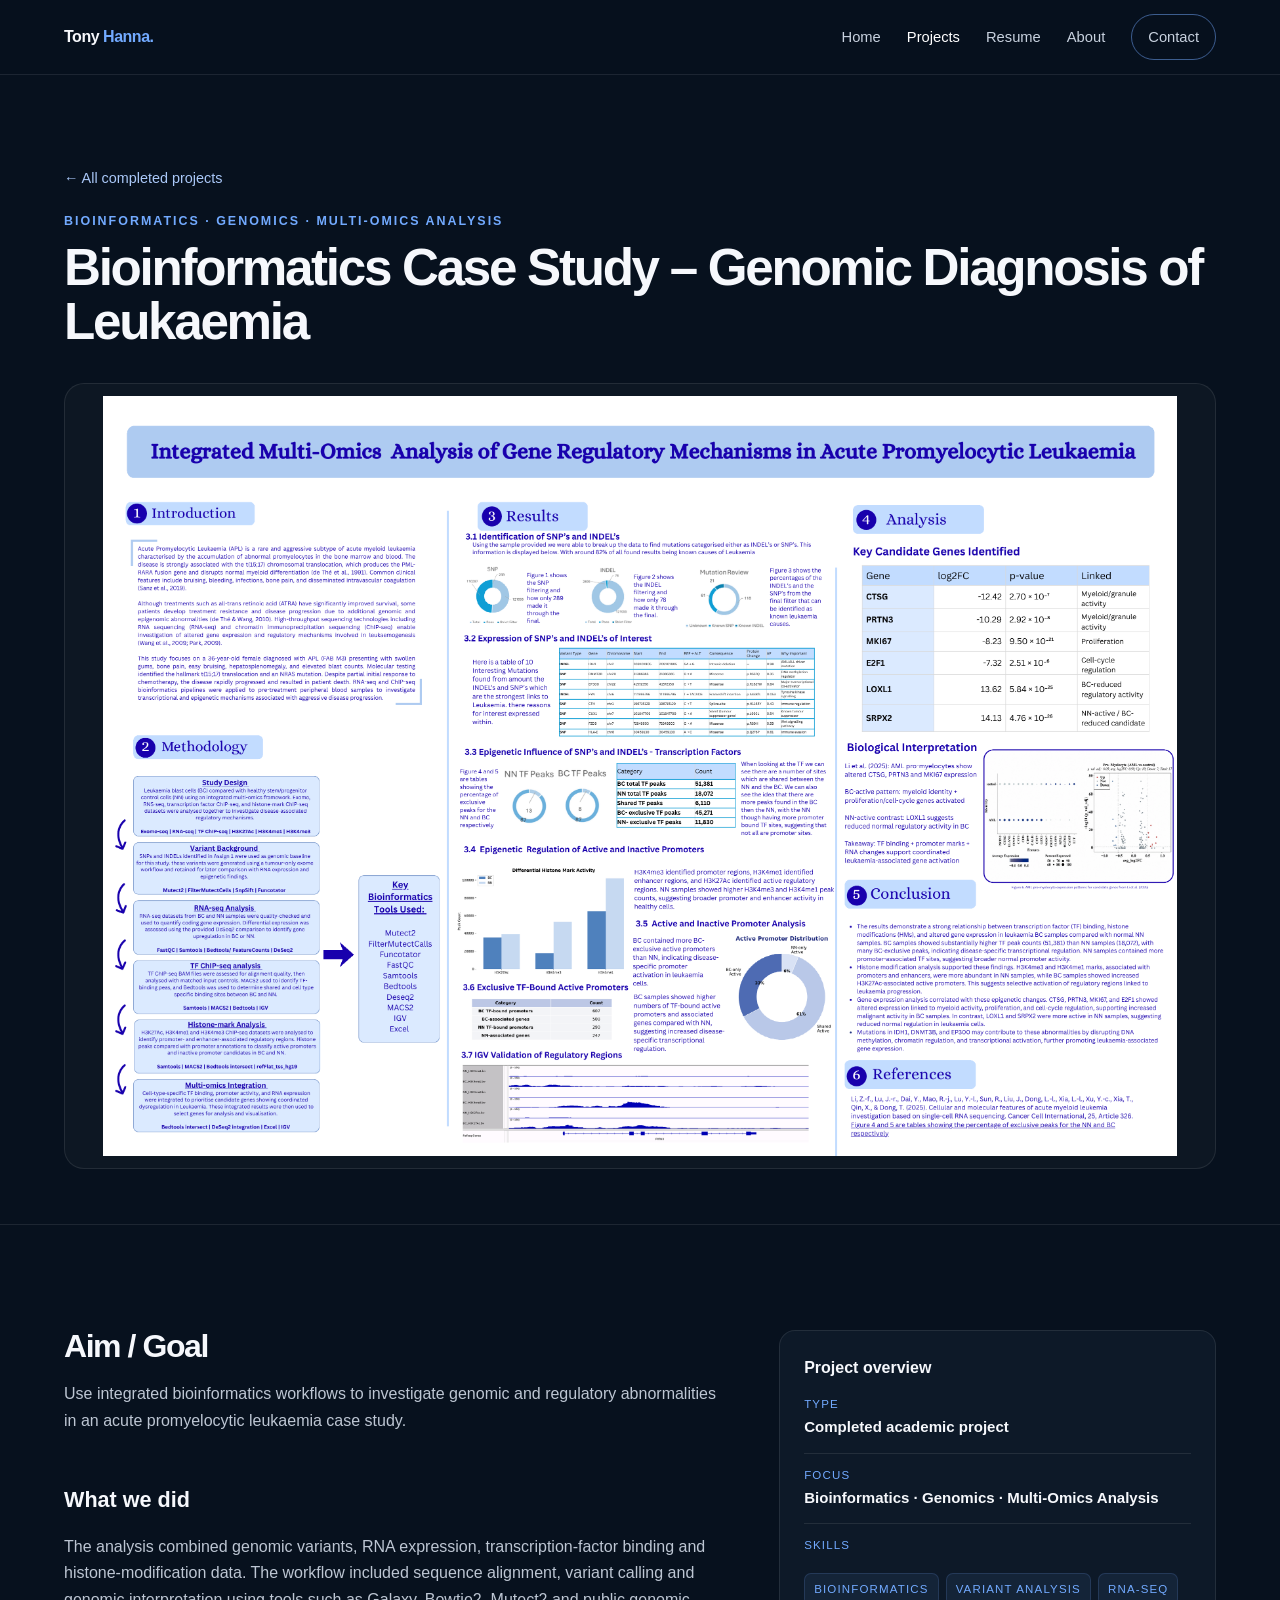
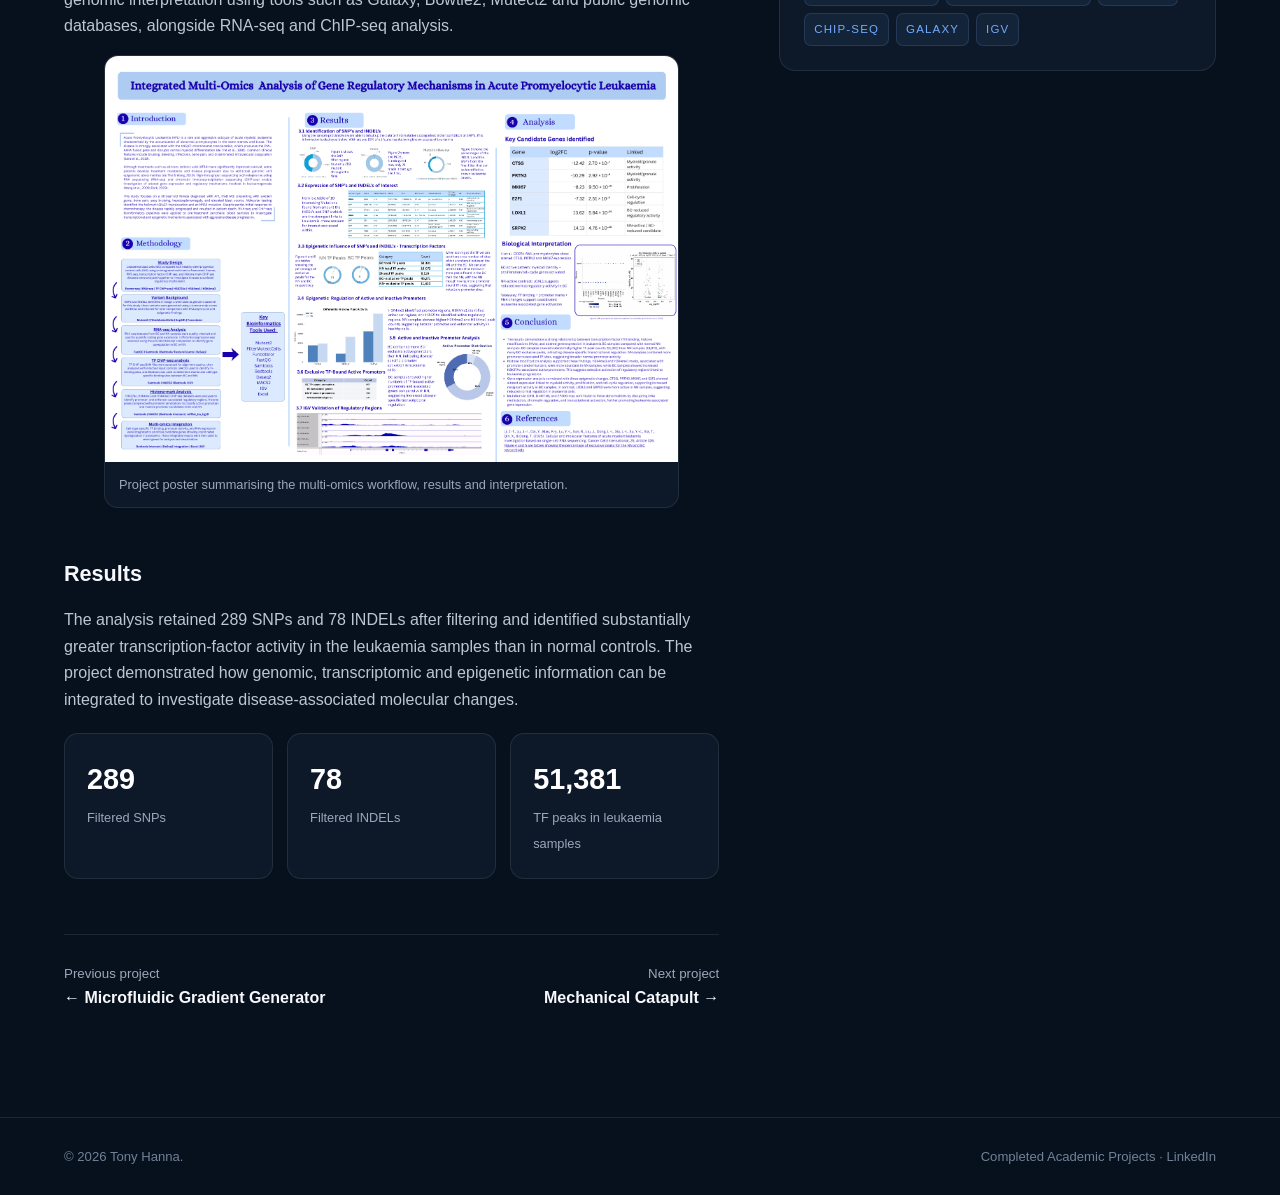
<file: bioinformatics.html>
<!doctype html><html lang="en"><head><meta charset="utf-8"><meta name="viewport" content="width=device-width,initial-scale=1"><title>Bioinformatics Case Study – Genomic Diagnosis of Leukaemia | Tony Hanna</title><link rel="stylesheet" href="style.css"></head><body><nav class="nav"><div class="container nav-inner"><a class="brand" href="index.html">Tony <span>Hanna.</span></a><div class="nav-links"><a href="index.html">Home</a><a href="projects.html" class="active">Projects</a><a href="resume.html">Resume</a><a href="index.html#about">About</a><a class="pill" href="index.html#contact">Contact</a></div></div></nav><header class="page-hero"><div class="container"><a class="back" href="projects.html">← All completed projects</a><div class="eyebrow">Bioinformatics · Genomics · Multi-Omics Analysis</div><h1>Bioinformatics Case Study – Genomic Diagnosis of Leukaemia</h1><div class="project-hero-img"><img src="bioinformatics-poster.png" alt="Bioinformatics poster"></div></div></header><main class="section"><div class="container detail-grid"><article><section class="content-block"><h2>Aim / Goal</h2><p>Use integrated bioinformatics workflows to investigate genomic and regulatory abnormalities in an acute promyelocytic leukaemia case study.</p></section><section class="content-block"><h3>What we did</h3><p>The analysis combined genomic variants, RNA expression, transcription-factor binding and histone-modification data. The workflow included sequence alignment, variant calling and genomic interpretation using tools such as Galaxy, Bowtie2, Mutect2 and public genomic databases, alongside RNA-seq and ChIP-seq analysis.</p><figure class="figure"><img src="bioinformatics-poster.png" alt="Bioinformatics case study poster"><figcaption>Project poster summarising the multi-omics workflow, results and interpretation.</figcaption></figure></section><section class="content-block"><h3>Results</h3><p>The analysis retained 289 SNPs and 78 INDELs after filtering and identified substantially greater transcription-factor activity in the leukaemia samples than in normal controls. The project demonstrated how genomic, transcriptomic and epigenetic information can be integrated to investigate disease-associated molecular changes.</p><div class="result-grid"><div class="result-card"><strong>289</strong><span>Filtered SNPs</span></div><div class="result-card"><strong>78</strong><span>Filtered INDELs</span></div><div class="result-card"><strong>51,381</strong><span>TF peaks in leukaemia samples</span></div></div></section><div class="project-nav"><a href="microfluidics.html"><small>Previous project</small><strong>← Microfluidic Gradient Generator</strong></a><a href="catapult.html" style="text-align:right"><small>Next project</small><strong>Mechanical Catapult →</strong></a></div></article><aside><div class="side-card"><h4>Project overview</h4><div class="side-list"><div><span>Type</span><strong>Completed academic project</strong></div><div><span>Focus</span><strong>Bioinformatics · Genomics · Multi-Omics Analysis</strong></div><div><span>Skills</span><div class="tags"><span class="tag">Bioinformatics</span><span class="tag">Variant Analysis</span><span class="tag">RNA-seq</span><span class="tag">ChIP-seq</span><span class="tag">Galaxy</span><span class="tag">IGV</span></div></div></div></div></aside></div></main><footer class="footer"><div class="container footer-inner"><span>© <span id="year"></span> Tony Hanna.</span><span>Completed Academic Projects · <a href="https://www.linkedin.com/in/tonyhanna03" target="_blank" rel="noopener">LinkedIn</a></span></div></footer><script src="script.js"></script></body></html>
</file>
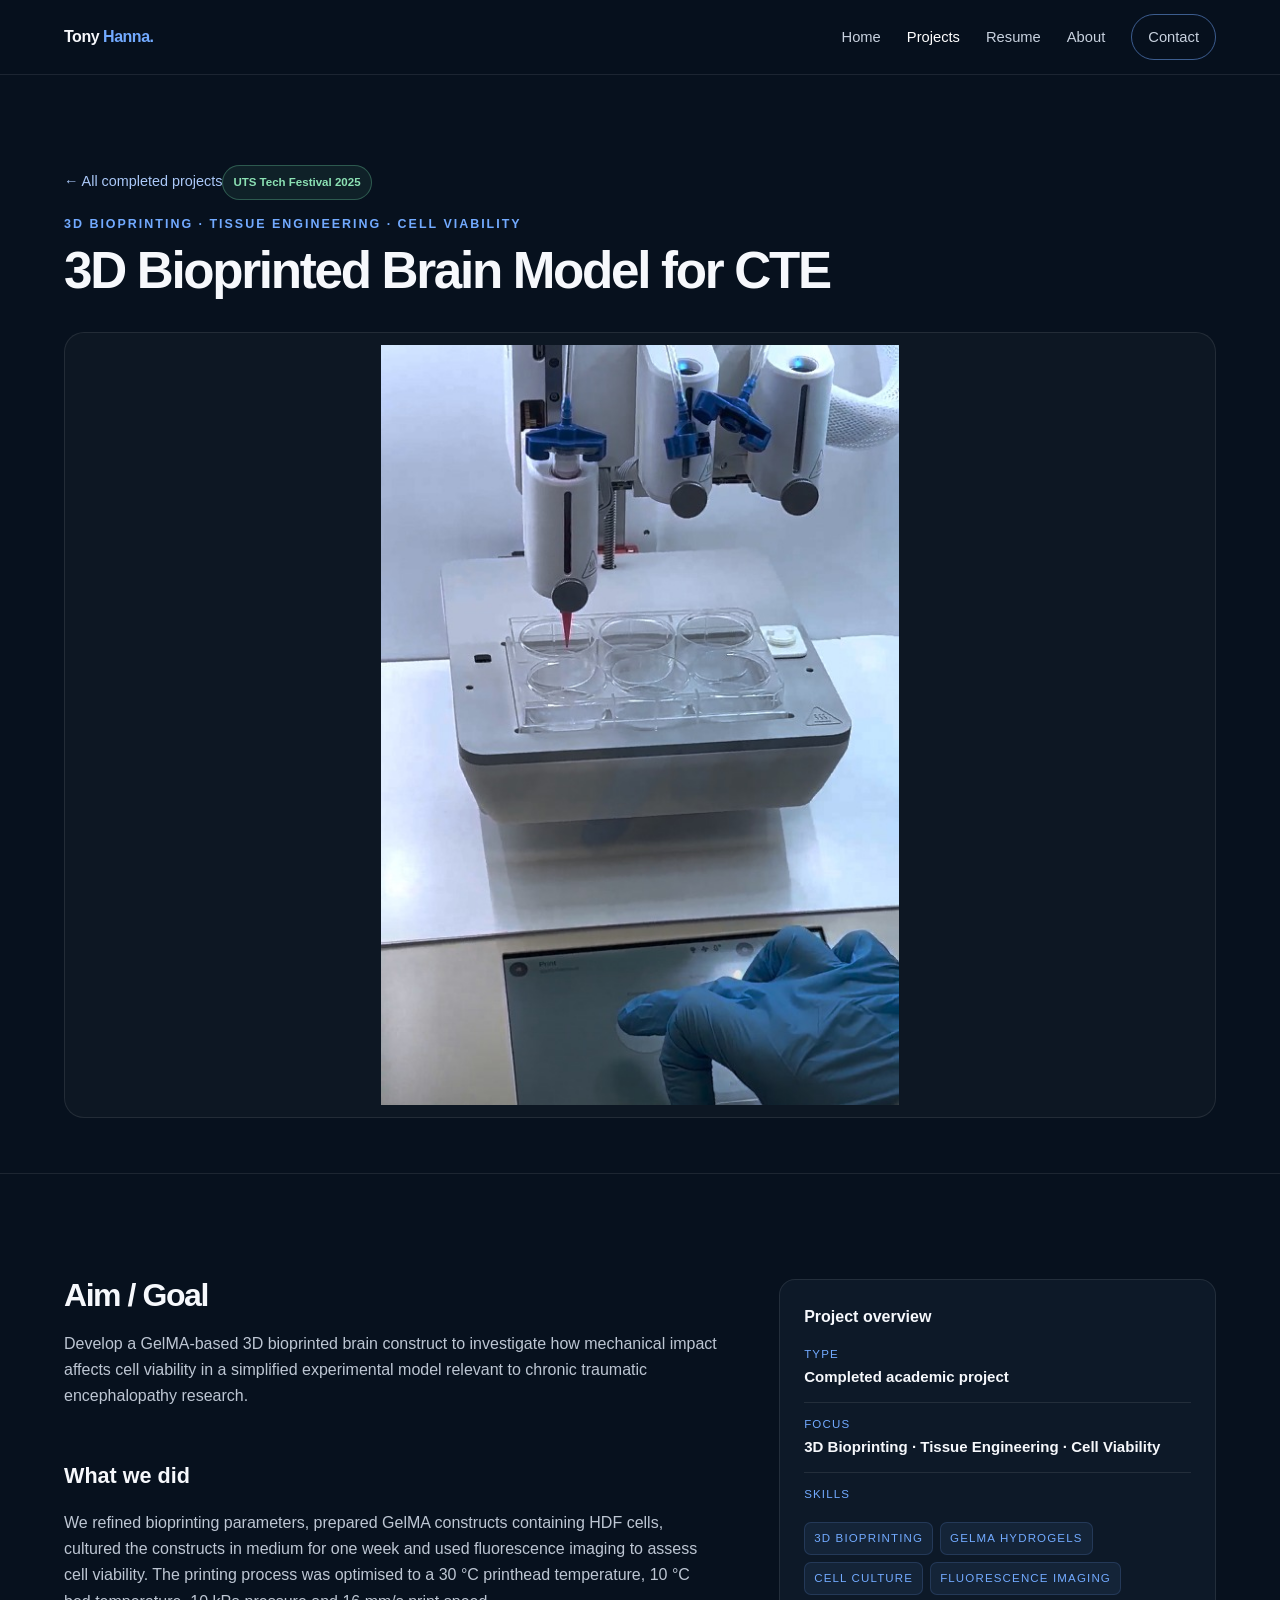
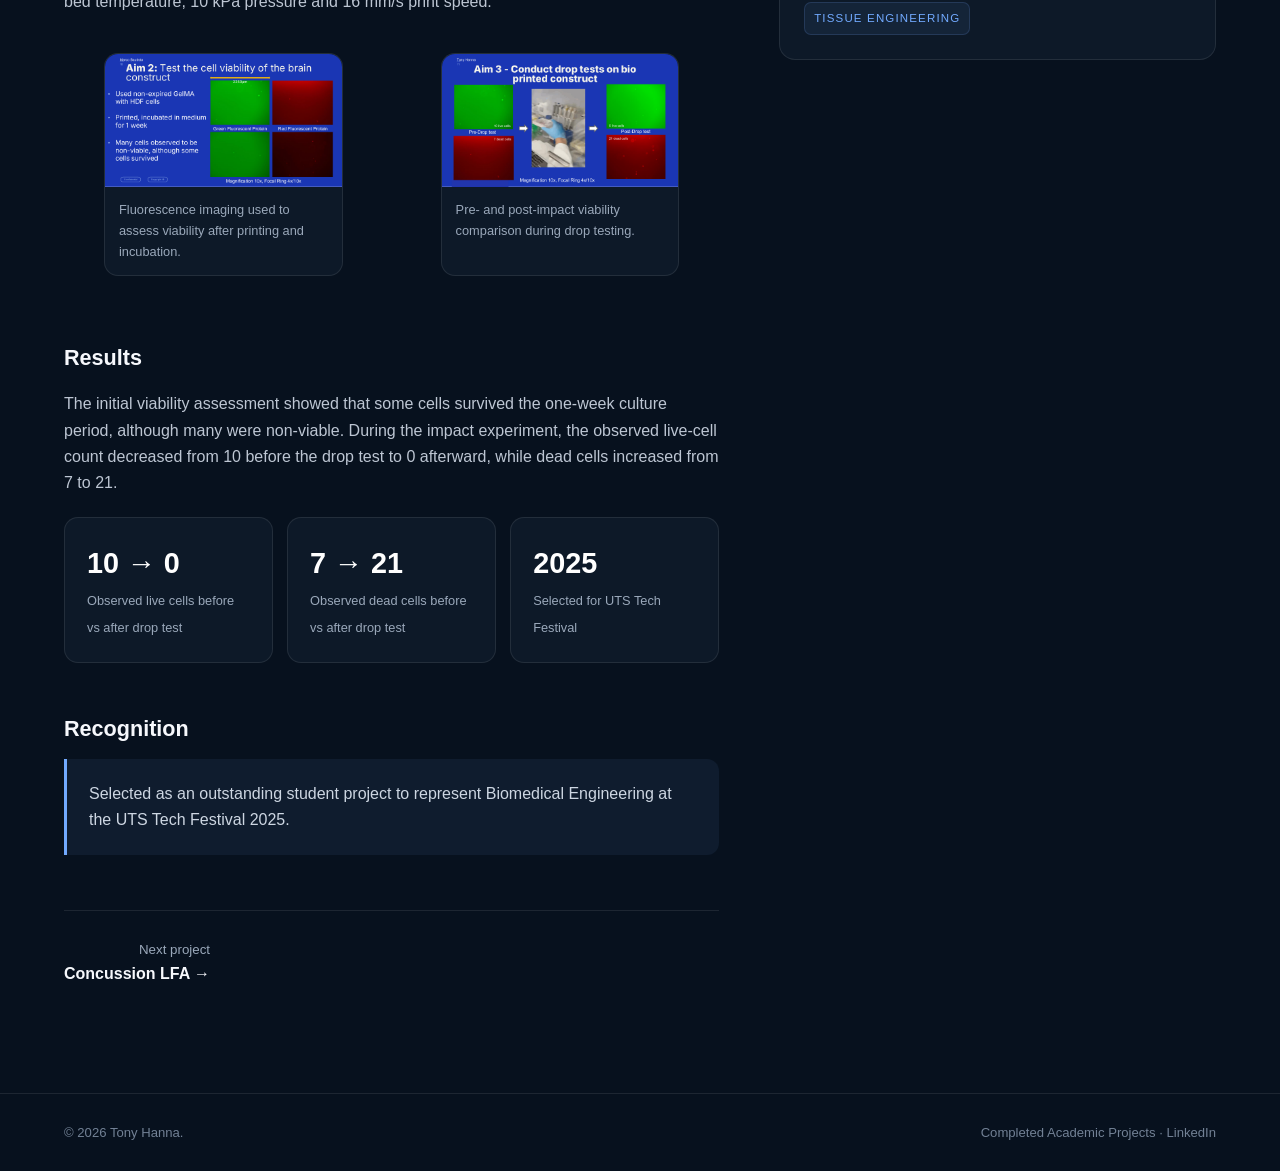
<file: bioprinted-brain.html>
<!doctype html><html lang="en"><head><meta charset="utf-8"><meta name="viewport" content="width=device-width,initial-scale=1"><title>3D Bioprinted Brain Model for CTE | Tony Hanna</title><link rel="stylesheet" href="style.css"></head><body><nav class="nav"><div class="container nav-inner"><a class="brand" href="index.html">Tony <span>Hanna.</span></a><div class="nav-links"><a href="index.html">Home</a><a href="projects.html" class="active">Projects</a><a href="resume.html">Resume</a><a href="index.html#about">About</a><a class="pill" href="index.html#contact">Contact</a></div></div></nav><header class="page-hero"><div class="container"><a class="back" href="projects.html">← All completed projects</a><div class="badge">UTS Tech Festival 2025</div><div class="eyebrow">3D Bioprinting · Tissue Engineering · Cell Viability</div><h1>3D Bioprinted Brain Model for CTE</h1><div class="project-hero-img"><img src="bioprinter.jpg" alt="3D bioprinter printing into a well plate"></div></div></header><main class="section"><div class="container detail-grid"><article><section class="content-block"><h2>Aim / Goal</h2><p>Develop a GelMA-based 3D bioprinted brain construct to investigate how mechanical impact affects cell viability in a simplified experimental model relevant to chronic traumatic encephalopathy research.</p></section>
<section class="content-block"><h3>What we did</h3><p>We refined bioprinting parameters, prepared GelMA constructs containing HDF cells, cultured the constructs in medium for one week and used fluorescence imaging to assess cell viability. The printing process was optimised to a 30 °C printhead temperature, 10 °C bed temperature, 10 kPa pressure and 16 mm/s print speed.</p><div class="image-grid"><figure class="figure"><img src="bioprint-viability.png" alt="Fluorescence cell viability images"><figcaption>Fluorescence imaging used to assess viability after printing and incubation.</figcaption></figure><figure class="figure"><img src="bioprint-drop-test.png" alt="Pre and post drop test fluorescence images"><figcaption>Pre- and post-impact viability comparison during drop testing.</figcaption></figure></div></section>
<section class="content-block"><h3>Results</h3><p>The initial viability assessment showed that some cells survived the one-week culture period, although many were non-viable. During the impact experiment, the observed live-cell count decreased from 10 before the drop test to 0 afterward, while dead cells increased from 7 to 21.</p><div class="result-grid"><div class="result-card"><strong>10 → 0</strong><span>Observed live cells before vs after drop test</span></div><div class="result-card"><strong>7 → 21</strong><span>Observed dead cells before vs after drop test</span></div><div class="result-card"><strong>2025</strong><span>Selected for UTS Tech Festival</span></div></div></section>
<section class="content-block"><h3>Recognition</h3><div class="callout">Selected as an outstanding student project to represent Biomedical Engineering at the UTS Tech Festival 2025.</div></section><div class="project-nav"><a href="concussion-lfa.html" style="text-align:right"><small>Next project</small><strong>Concussion LFA →</strong></a></div></article><aside><div class="side-card"><h4>Project overview</h4><div class="side-list"><div><span>Type</span><strong>Completed academic project</strong></div><div><span>Focus</span><strong>3D Bioprinting · Tissue Engineering · Cell Viability</strong></div><div><span>Skills</span><div class="tags"><span class="tag">3D Bioprinting</span><span class="tag">GelMA Hydrogels</span><span class="tag">Cell Culture</span><span class="tag">Fluorescence Imaging</span><span class="tag">Tissue Engineering</span></div></div></div></div></aside></div></main><footer class="footer"><div class="container footer-inner"><span>© <span id="year"></span> Tony Hanna.</span><span>Completed Academic Projects · <a href="https://www.linkedin.com/in/tonyhanna03" target="_blank" rel="noopener">LinkedIn</a></span></div></footer><script src="script.js"></script></body></html>
</file>
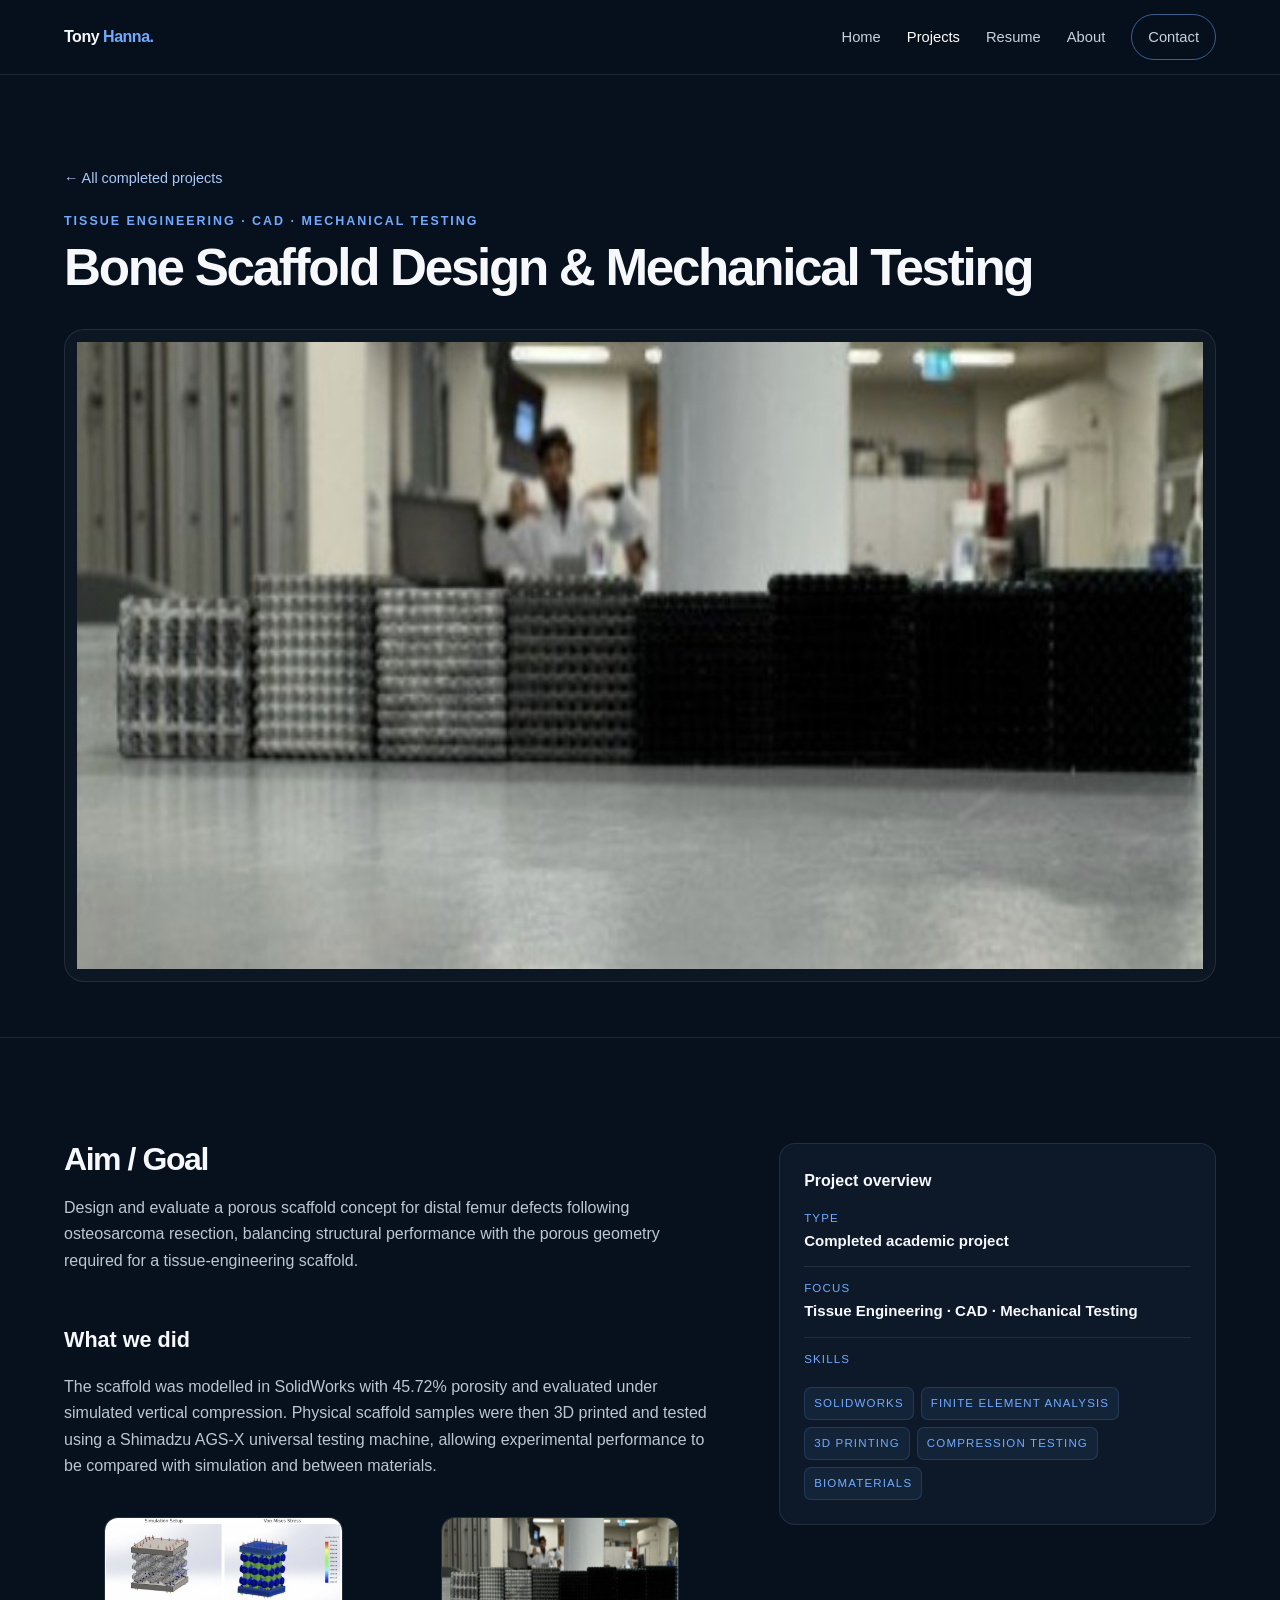
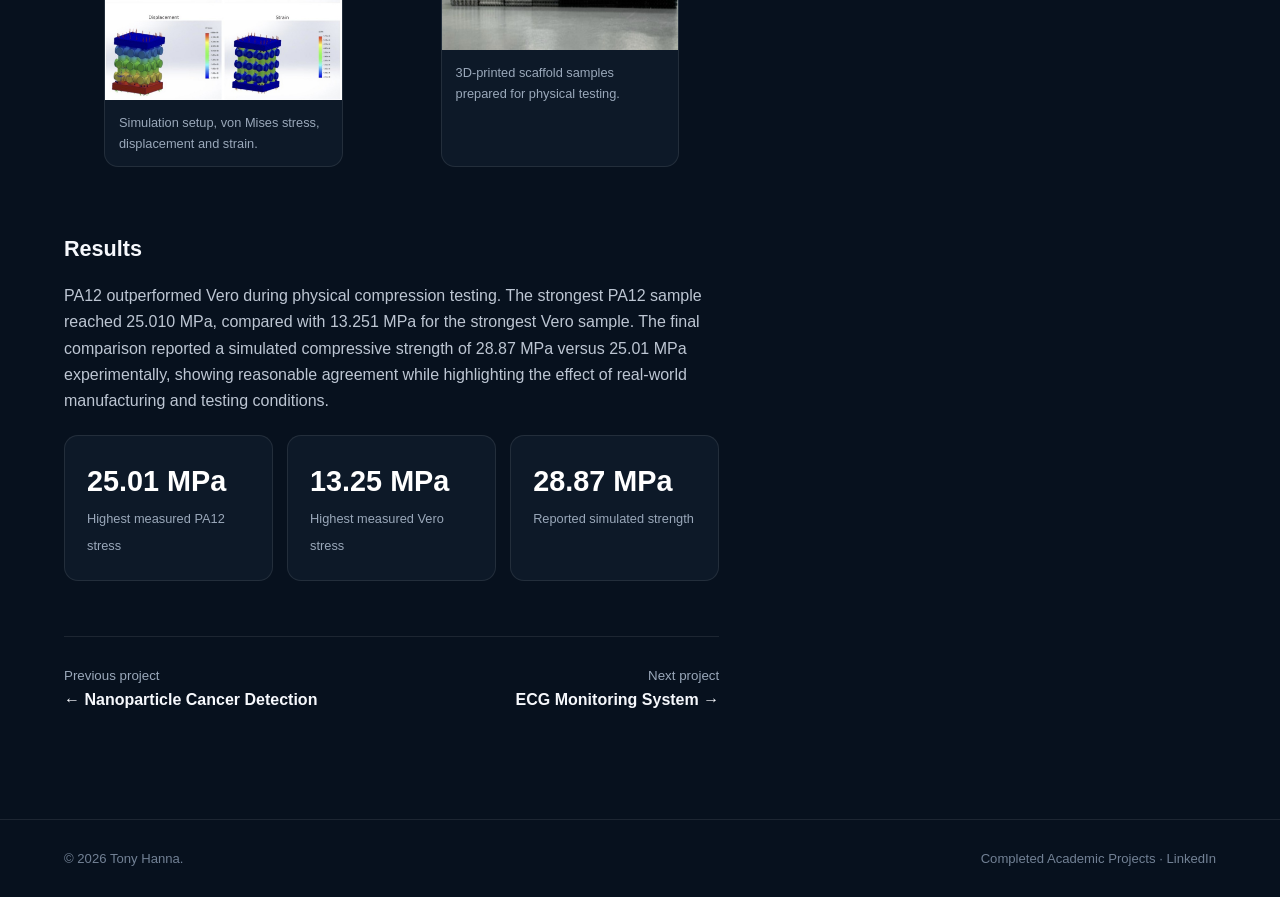
<file: bone-scaffold.html>
<!doctype html><html lang="en"><head><meta charset="utf-8"><meta name="viewport" content="width=device-width,initial-scale=1"><title>Bone Scaffold Design & Mechanical Testing | Tony Hanna</title><link rel="stylesheet" href="style.css"></head><body><nav class="nav"><div class="container nav-inner"><a class="brand" href="index.html">Tony <span>Hanna.</span></a><div class="nav-links"><a href="index.html">Home</a><a href="projects.html" class="active">Projects</a><a href="resume.html">Resume</a><a href="index.html#about">About</a><a class="pill" href="index.html#contact">Contact</a></div></div></nav><header class="page-hero"><div class="container"><a class="back" href="projects.html">← All completed projects</a><div class="eyebrow">Tissue Engineering · CAD · Mechanical Testing</div><h1>Bone Scaffold Design & Mechanical Testing</h1><div class="project-hero-img"><img src="bone-scaffolds.jpg" alt="3D printed bone scaffold samples"></div></div></header><main class="section"><div class="container detail-grid"><article><section class="content-block"><h2>Aim / Goal</h2><p>Design and evaluate a porous scaffold concept for distal femur defects following osteosarcoma resection, balancing structural performance with the porous geometry required for a tissue-engineering scaffold.</p></section><section class="content-block"><h3>What we did</h3><p>The scaffold was modelled in SolidWorks with 45.72% porosity and evaluated under simulated vertical compression. Physical scaffold samples were then 3D printed and tested using a Shimadzu AGS-X universal testing machine, allowing experimental performance to be compared with simulation and between materials.</p><div class="image-grid"><figure class="figure"><img src="bone-fea.jpg" alt="Finite element simulation of bone scaffold"><figcaption>Simulation setup, von Mises stress, displacement and strain.</figcaption></figure><figure class="figure"><img src="bone-scaffolds.jpg" alt="3D printed scaffold samples"><figcaption>3D-printed scaffold samples prepared for physical testing.</figcaption></figure></div></section><section class="content-block"><h3>Results</h3><p>PA12 outperformed Vero during physical compression testing. The strongest PA12 sample reached 25.010 MPa, compared with 13.251 MPa for the strongest Vero sample. The final comparison reported a simulated compressive strength of 28.87 MPa versus 25.01 MPa experimentally, showing reasonable agreement while highlighting the effect of real-world manufacturing and testing conditions.</p><div class="result-grid"><div class="result-card"><strong>25.01 MPa</strong><span>Highest measured PA12 stress</span></div><div class="result-card"><strong>13.25 MPa</strong><span>Highest measured Vero stress</span></div><div class="result-card"><strong>28.87 MPa</strong><span>Reported simulated strength</span></div></div></section><div class="project-nav"><a href="nanoparticle-cancer.html"><small>Previous project</small><strong>← Nanoparticle Cancer Detection</strong></a><a href="ecg-system.html" style="text-align:right"><small>Next project</small><strong>ECG Monitoring System →</strong></a></div></article><aside><div class="side-card"><h4>Project overview</h4><div class="side-list"><div><span>Type</span><strong>Completed academic project</strong></div><div><span>Focus</span><strong>Tissue Engineering · CAD · Mechanical Testing</strong></div><div><span>Skills</span><div class="tags"><span class="tag">SolidWorks</span><span class="tag">Finite Element Analysis</span><span class="tag">3D Printing</span><span class="tag">Compression Testing</span><span class="tag">Biomaterials</span></div></div></div></div></aside></div></main><footer class="footer"><div class="container footer-inner"><span>© <span id="year"></span> Tony Hanna.</span><span>Completed Academic Projects · <a href="https://www.linkedin.com/in/tonyhanna03" target="_blank" rel="noopener">LinkedIn</a></span></div></footer><script src="script.js"></script></body></html>
</file>
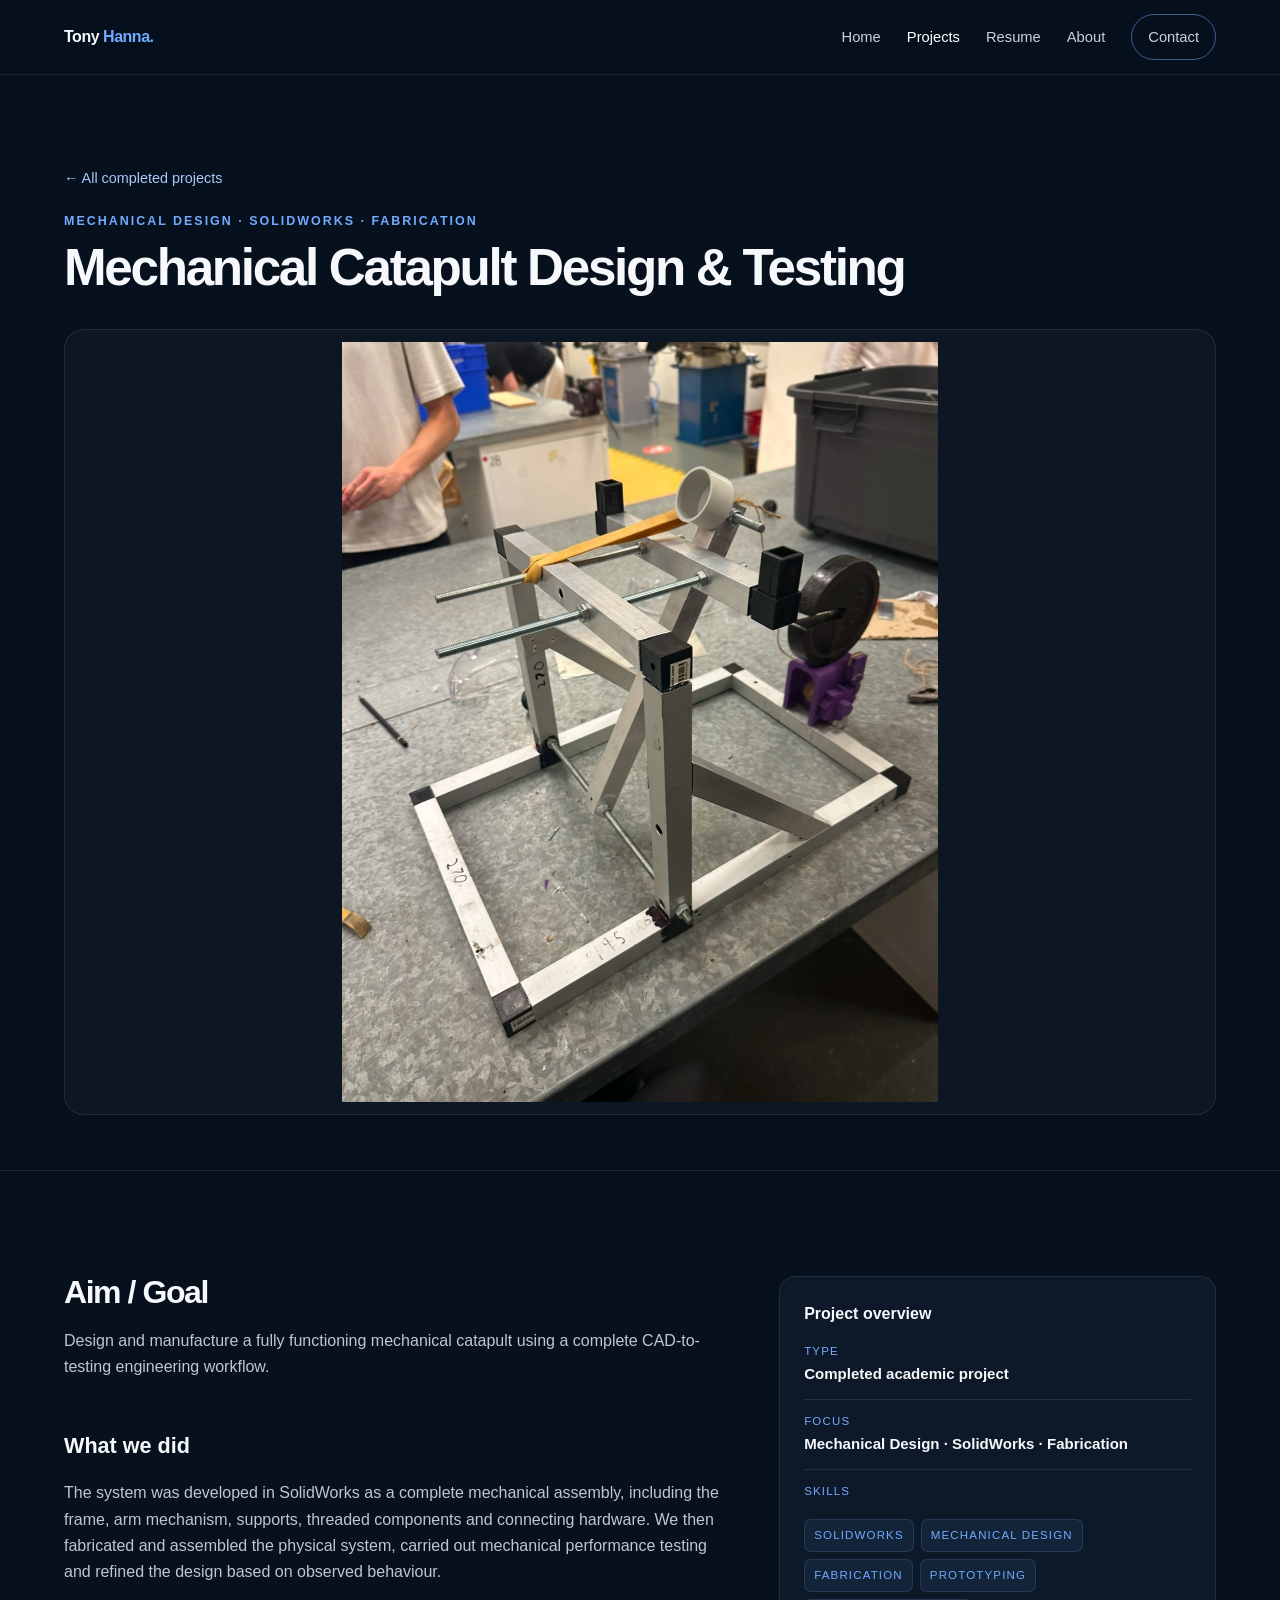
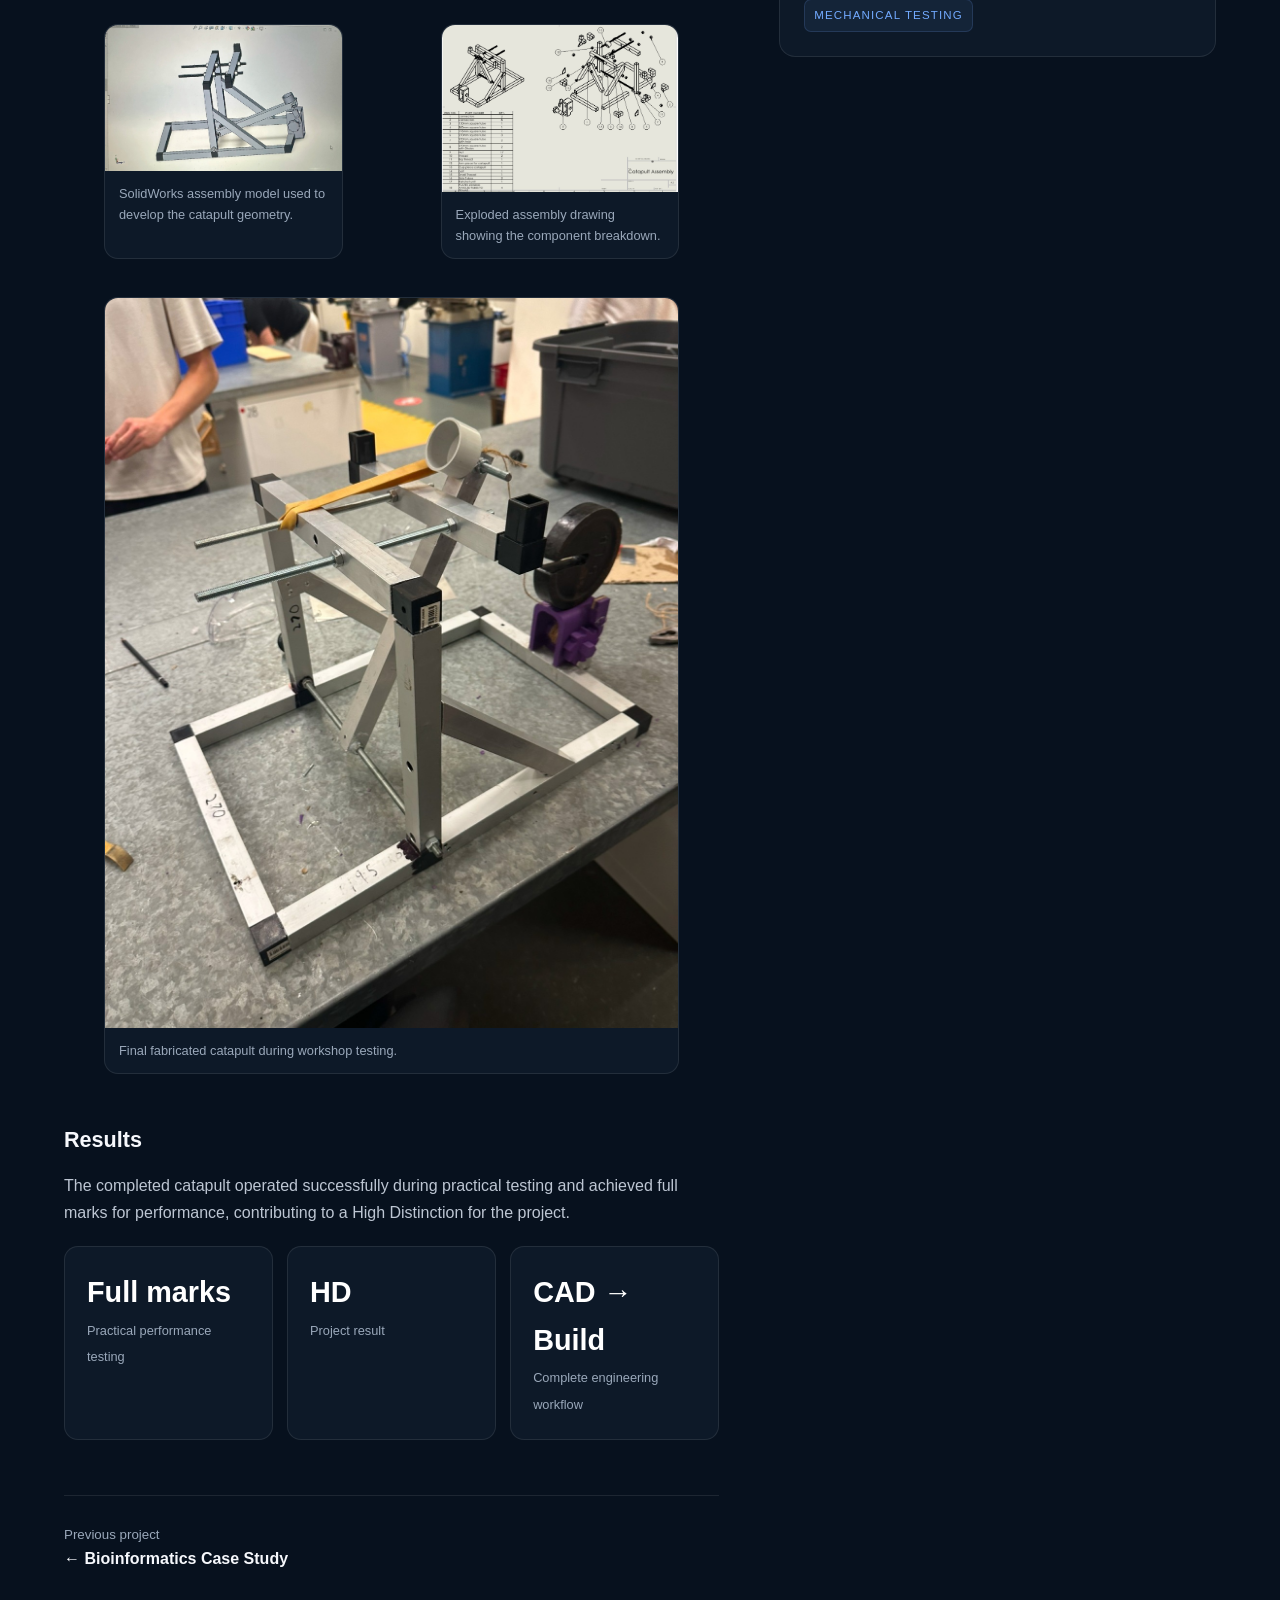
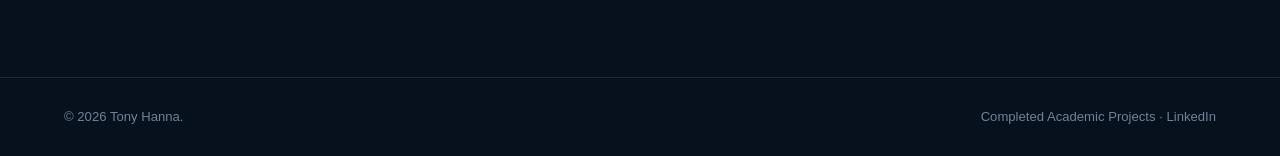
<file: catapult.html>
<!doctype html><html lang="en"><head><meta charset="utf-8"><meta name="viewport" content="width=device-width,initial-scale=1"><title>Mechanical Catapult Design & Testing | Tony Hanna</title><link rel="stylesheet" href="style.css"></head><body><nav class="nav"><div class="container nav-inner"><a class="brand" href="index.html">Tony <span>Hanna.</span></a><div class="nav-links"><a href="index.html">Home</a><a href="projects.html" class="active">Projects</a><a href="resume.html">Resume</a><a href="index.html#about">About</a><a class="pill" href="index.html#contact">Contact</a></div></div></nav><header class="page-hero"><div class="container"><a class="back" href="projects.html">← All completed projects</a><div class="eyebrow">Mechanical Design · SolidWorks · Fabrication</div><h1>Mechanical Catapult Design & Testing</h1><div class="project-hero-img"><img src="catapult-built.jpg" alt="Fabricated mechanical catapult"></div></div></header><main class="section"><div class="container detail-grid"><article><section class="content-block"><h2>Aim / Goal</h2><p>Design and manufacture a fully functioning mechanical catapult using a complete CAD-to-testing engineering workflow.</p></section><section class="content-block"><h3>What we did</h3><p>The system was developed in SolidWorks as a complete mechanical assembly, including the frame, arm mechanism, supports, threaded components and connecting hardware. We then fabricated and assembled the physical system, carried out mechanical performance testing and refined the design based on observed behaviour.</p><div class="image-grid"><figure class="figure"><img src="catapult-cad.jpg" alt="Catapult SolidWorks assembly"><figcaption>SolidWorks assembly model used to develop the catapult geometry.</figcaption></figure><figure class="figure"><img src="catapult-exploded.jpg" alt="Exploded catapult assembly drawing"><figcaption>Exploded assembly drawing showing the component breakdown.</figcaption></figure></div><figure class="figure"><img src="catapult-built.jpg" alt="Fabricated catapult"><figcaption>Final fabricated catapult during workshop testing.</figcaption></figure></section><section class="content-block"><h3>Results</h3><p>The completed catapult operated successfully during practical testing and achieved full marks for performance, contributing to a High Distinction for the project.</p><div class="result-grid"><div class="result-card"><strong>Full marks</strong><span>Practical performance testing</span></div><div class="result-card"><strong>HD</strong><span>Project result</span></div><div class="result-card"><strong>CAD → Build</strong><span>Complete engineering workflow</span></div></div></section><div class="project-nav"><a href="bioinformatics.html"><small>Previous project</small><strong>← Bioinformatics Case Study</strong></a></div></article><aside><div class="side-card"><h4>Project overview</h4><div class="side-list"><div><span>Type</span><strong>Completed academic project</strong></div><div><span>Focus</span><strong>Mechanical Design · SolidWorks · Fabrication</strong></div><div><span>Skills</span><div class="tags"><span class="tag">SolidWorks</span><span class="tag">Mechanical Design</span><span class="tag">Fabrication</span><span class="tag">Prototyping</span><span class="tag">Mechanical Testing</span></div></div></div></div></aside></div></main><footer class="footer"><div class="container footer-inner"><span>© <span id="year"></span> Tony Hanna.</span><span>Completed Academic Projects · <a href="https://www.linkedin.com/in/tonyhanna03" target="_blank" rel="noopener">LinkedIn</a></span></div></footer><script src="script.js"></script></body></html>
</file>
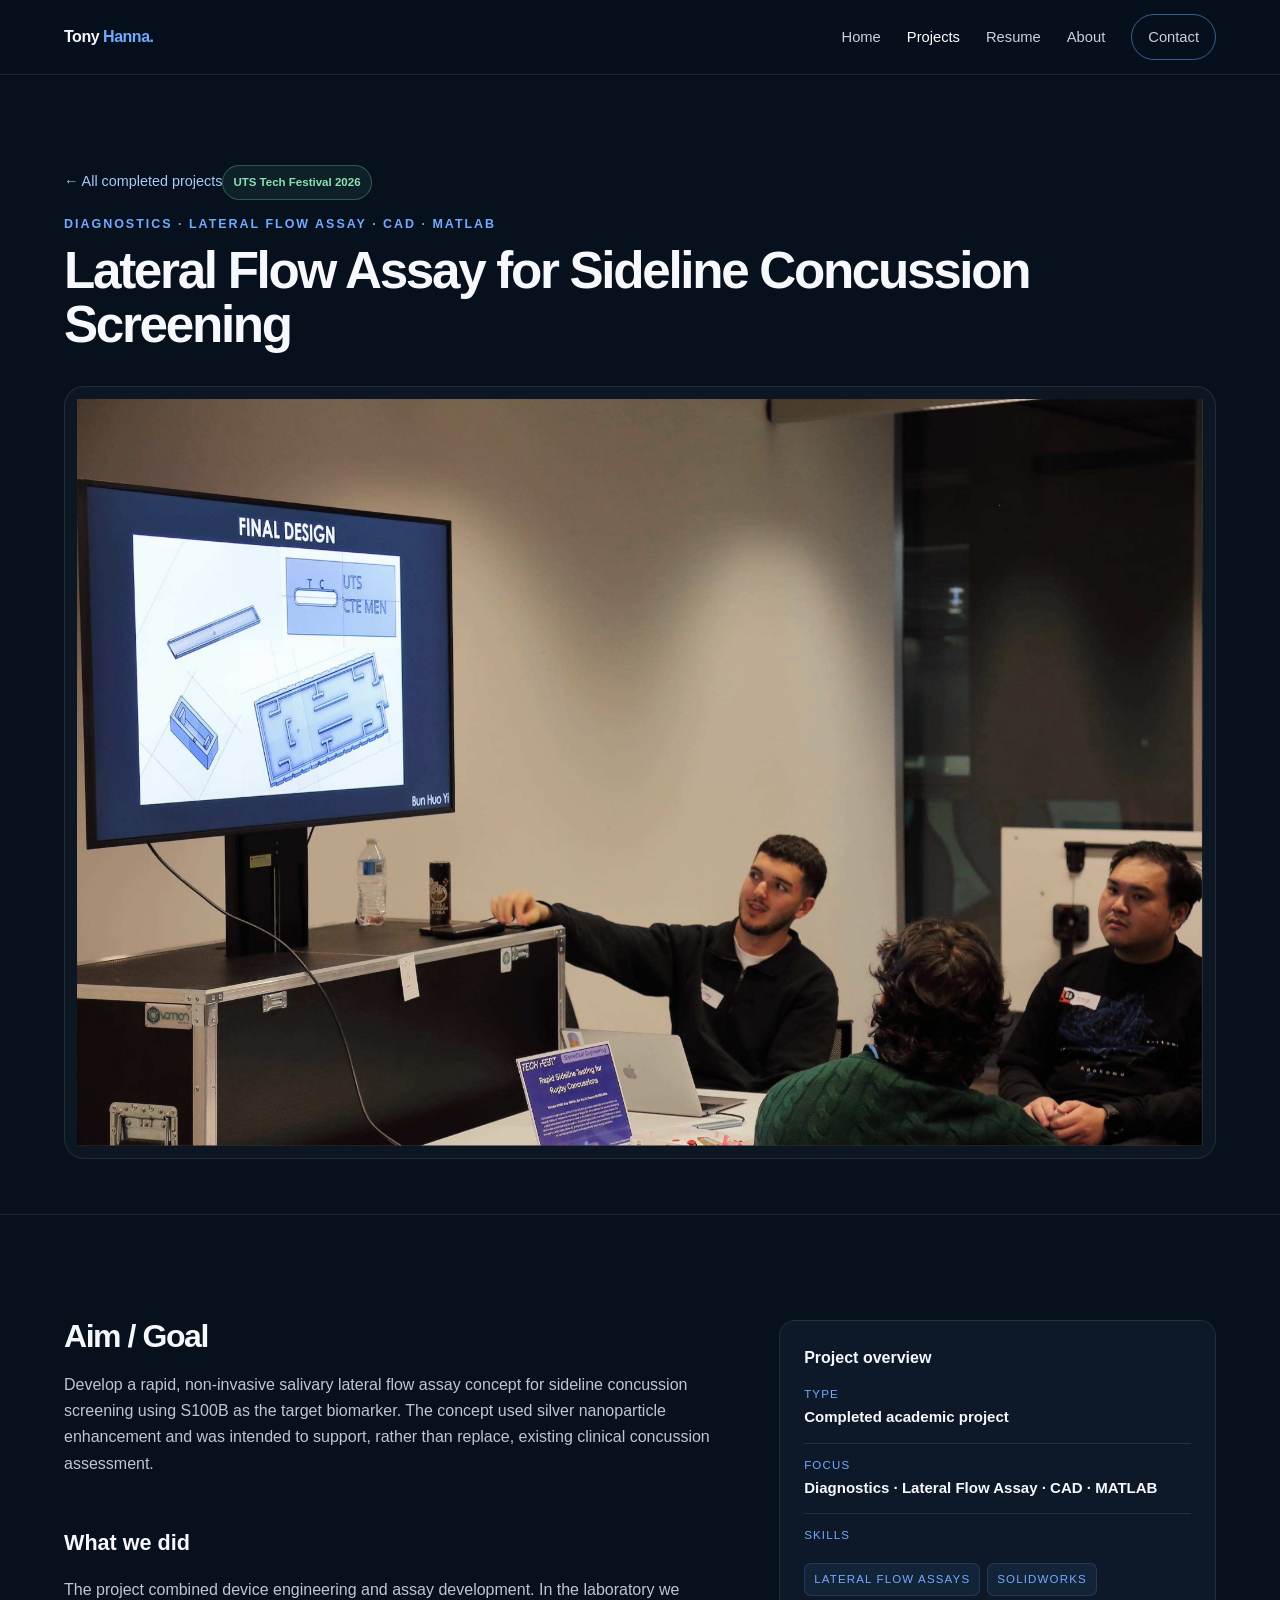
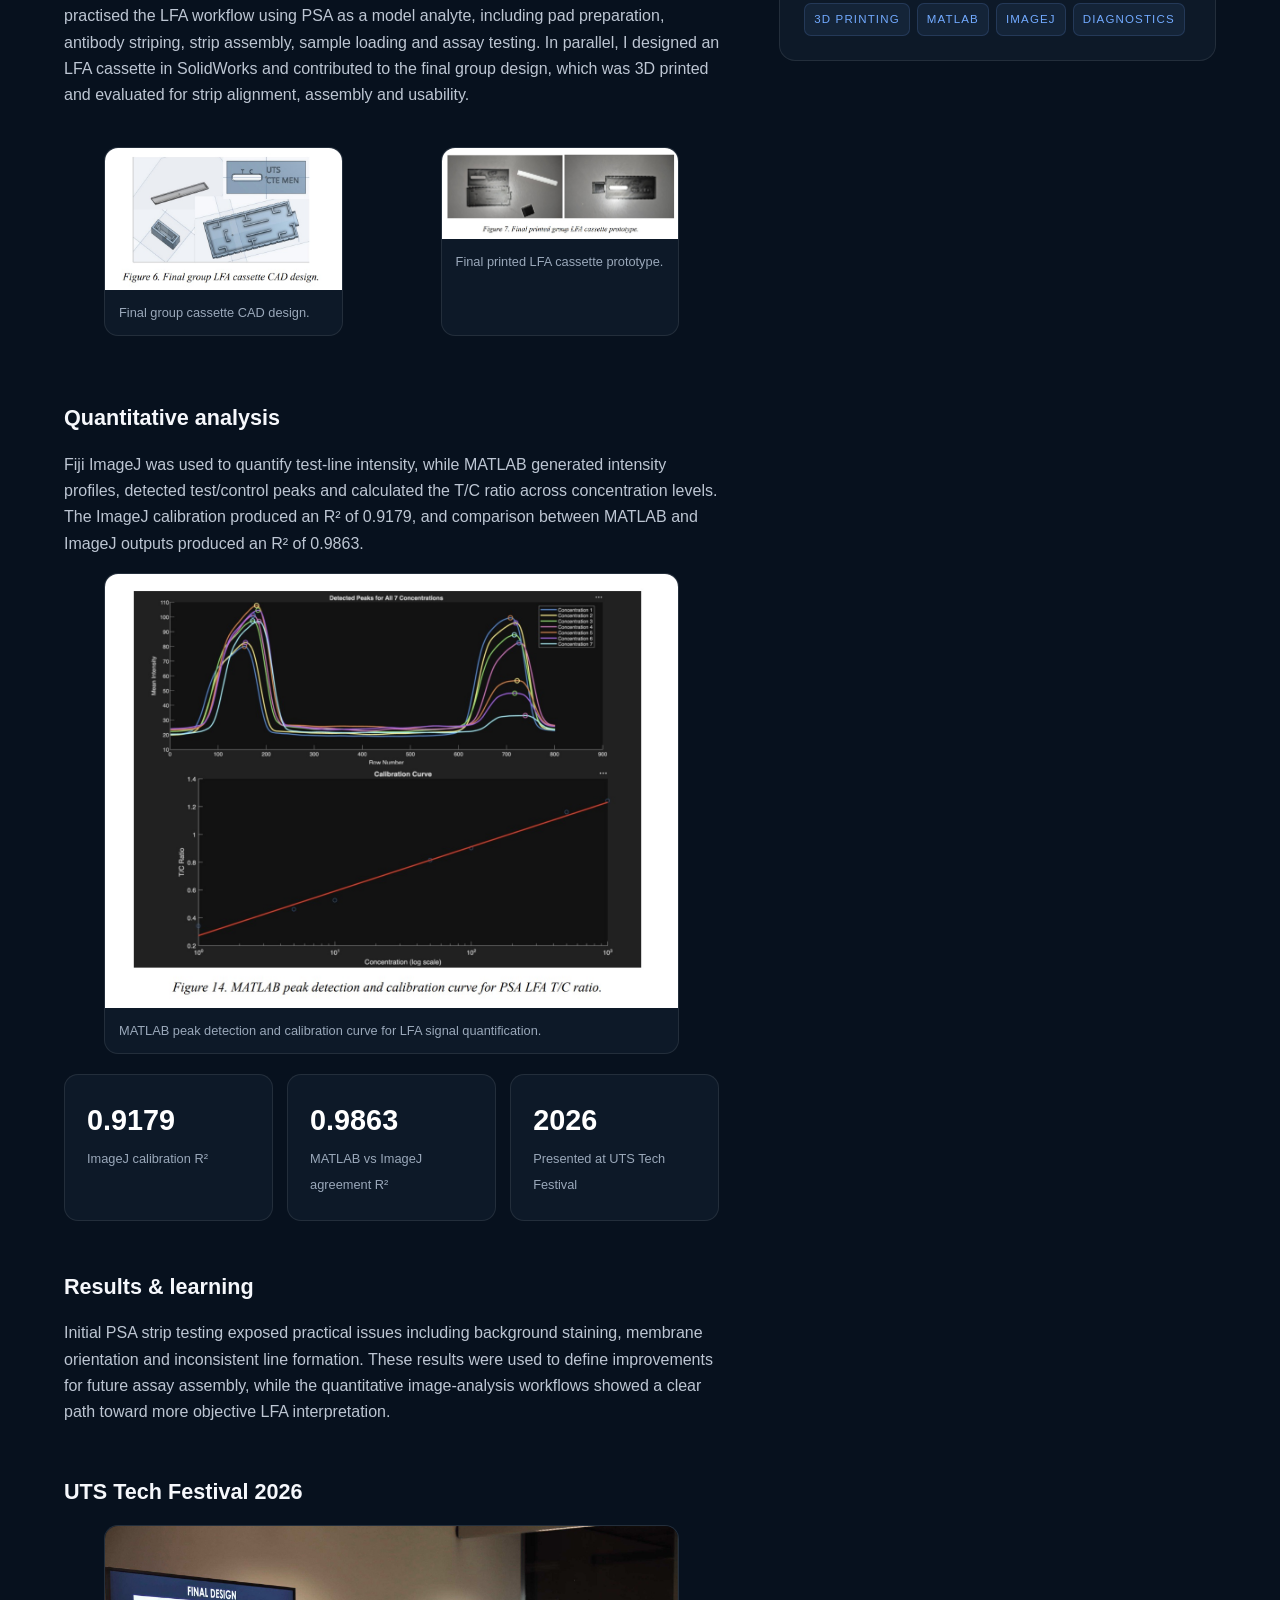
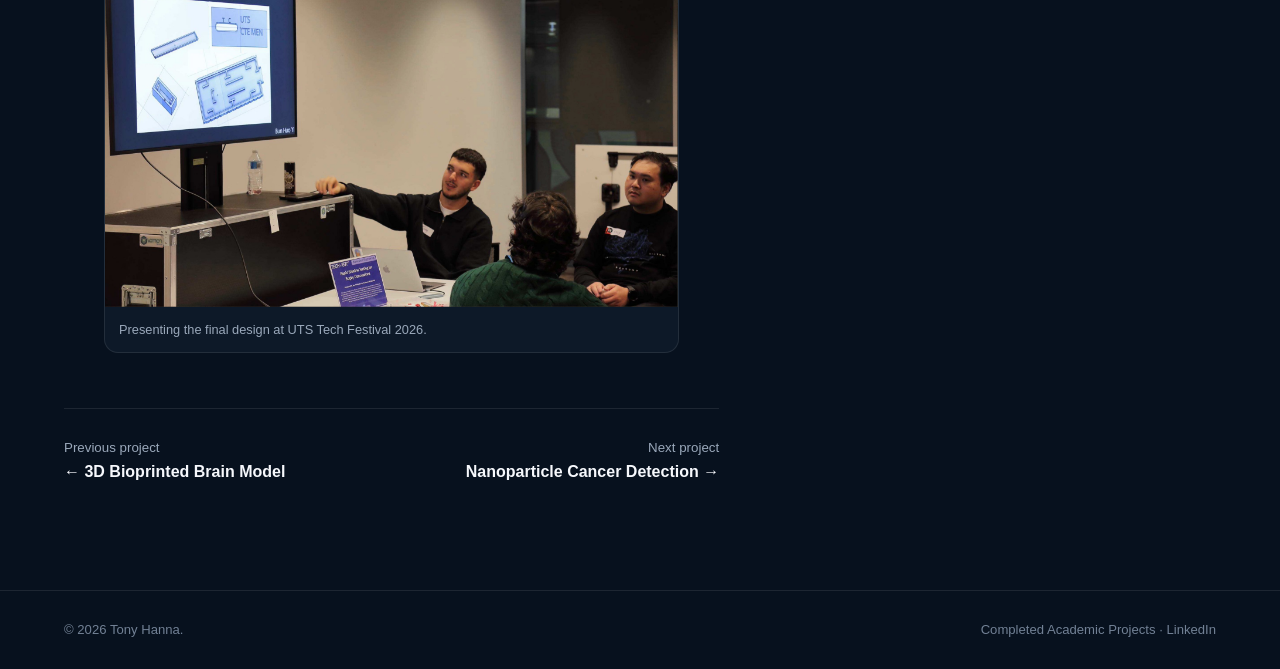
<file: concussion-lfa.html>
<!doctype html><html lang="en"><head><meta charset="utf-8"><meta name="viewport" content="width=device-width,initial-scale=1"><title>Lateral Flow Assay for Sideline Concussion Screening | Tony Hanna</title><link rel="stylesheet" href="style.css"></head><body><nav class="nav"><div class="container nav-inner"><a class="brand" href="index.html">Tony <span>Hanna.</span></a><div class="nav-links"><a href="index.html">Home</a><a href="projects.html" class="active">Projects</a><a href="resume.html">Resume</a><a href="index.html#about">About</a><a class="pill" href="index.html#contact">Contact</a></div></div></nav><header class="page-hero"><div class="container"><a class="back" href="projects.html">← All completed projects</a><div class="badge">UTS Tech Festival 2026</div><div class="eyebrow">Diagnostics · Lateral Flow Assay · CAD · MATLAB</div><h1>Lateral Flow Assay for Sideline Concussion Screening</h1><div class="project-hero-img"><img src="lfa-techfest.jpg" alt="UTS Tech Festival presentation"></div></div></header><main class="section"><div class="container detail-grid"><article><section class="content-block"><h2>Aim / Goal</h2><p>Develop a rapid, non-invasive salivary lateral flow assay concept for sideline concussion screening using S100B as the target biomarker. The concept used silver nanoparticle enhancement and was intended to support, rather than replace, existing clinical concussion assessment.</p></section>
<section class="content-block"><h3>What we did</h3><p>The project combined device engineering and assay development. In the laboratory we practised the LFA workflow using PSA as a model analyte, including pad preparation, antibody striping, strip assembly, sample loading and assay testing. In parallel, I designed an LFA cassette in SolidWorks and contributed to the final group design, which was 3D printed and evaluated for strip alignment, assembly and usability.</p><div class="image-grid"><figure class="figure"><img src="lfa-cad.jpg" alt="LFA cassette CAD design"><figcaption>Final group cassette CAD design.</figcaption></figure><figure class="figure"><img src="lfa-prototype.jpg" alt="3D printed LFA cassette"><figcaption>Final printed LFA cassette prototype.</figcaption></figure></div></section>
<section class="content-block"><h3>Quantitative analysis</h3><p>Fiji ImageJ was used to quantify test-line intensity, while MATLAB generated intensity profiles, detected test/control peaks and calculated the T/C ratio across concentration levels. The ImageJ calibration produced an R² of 0.9179, and comparison between MATLAB and ImageJ outputs produced an R² of 0.9863.</p><figure class="figure"><img src="lfa-matlab.jpg" alt="MATLAB peak detection and calibration curve"><figcaption>MATLAB peak detection and calibration curve for LFA signal quantification.</figcaption></figure><div class="result-grid"><div class="result-card"><strong>0.9179</strong><span>ImageJ calibration R²</span></div><div class="result-card"><strong>0.9863</strong><span>MATLAB vs ImageJ agreement R²</span></div><div class="result-card"><strong>2026</strong><span>Presented at UTS Tech Festival</span></div></div></section>
<section class="content-block"><h3>Results & learning</h3><p>Initial PSA strip testing exposed practical issues including background staining, membrane orientation and inconsistent line formation. These results were used to define improvements for future assay assembly, while the quantitative image-analysis workflows showed a clear path toward more objective LFA interpretation.</p></section>
<section class="content-block"><h3>UTS Tech Festival 2026</h3><figure class="figure"><img src="lfa-techfest.jpg" alt="Presenting the LFA project at UTS Tech Festival 2026"><figcaption>Presenting the final design at UTS Tech Festival 2026.</figcaption></figure></section><div class="project-nav"><a href="bioprinted-brain.html"><small>Previous project</small><strong>← 3D Bioprinted Brain Model</strong></a><a href="nanoparticle-cancer.html" style="text-align:right"><small>Next project</small><strong>Nanoparticle Cancer Detection →</strong></a></div></article><aside><div class="side-card"><h4>Project overview</h4><div class="side-list"><div><span>Type</span><strong>Completed academic project</strong></div><div><span>Focus</span><strong>Diagnostics · Lateral Flow Assay · CAD · MATLAB</strong></div><div><span>Skills</span><div class="tags"><span class="tag">Lateral Flow Assays</span><span class="tag">SolidWorks</span><span class="tag">3D Printing</span><span class="tag">MATLAB</span><span class="tag">ImageJ</span><span class="tag">Diagnostics</span></div></div></div></div></aside></div></main><footer class="footer"><div class="container footer-inner"><span>© <span id="year"></span> Tony Hanna.</span><span>Completed Academic Projects · <a href="https://www.linkedin.com/in/tonyhanna03" target="_blank" rel="noopener">LinkedIn</a></span></div></footer><script src="script.js"></script></body></html>
</file>
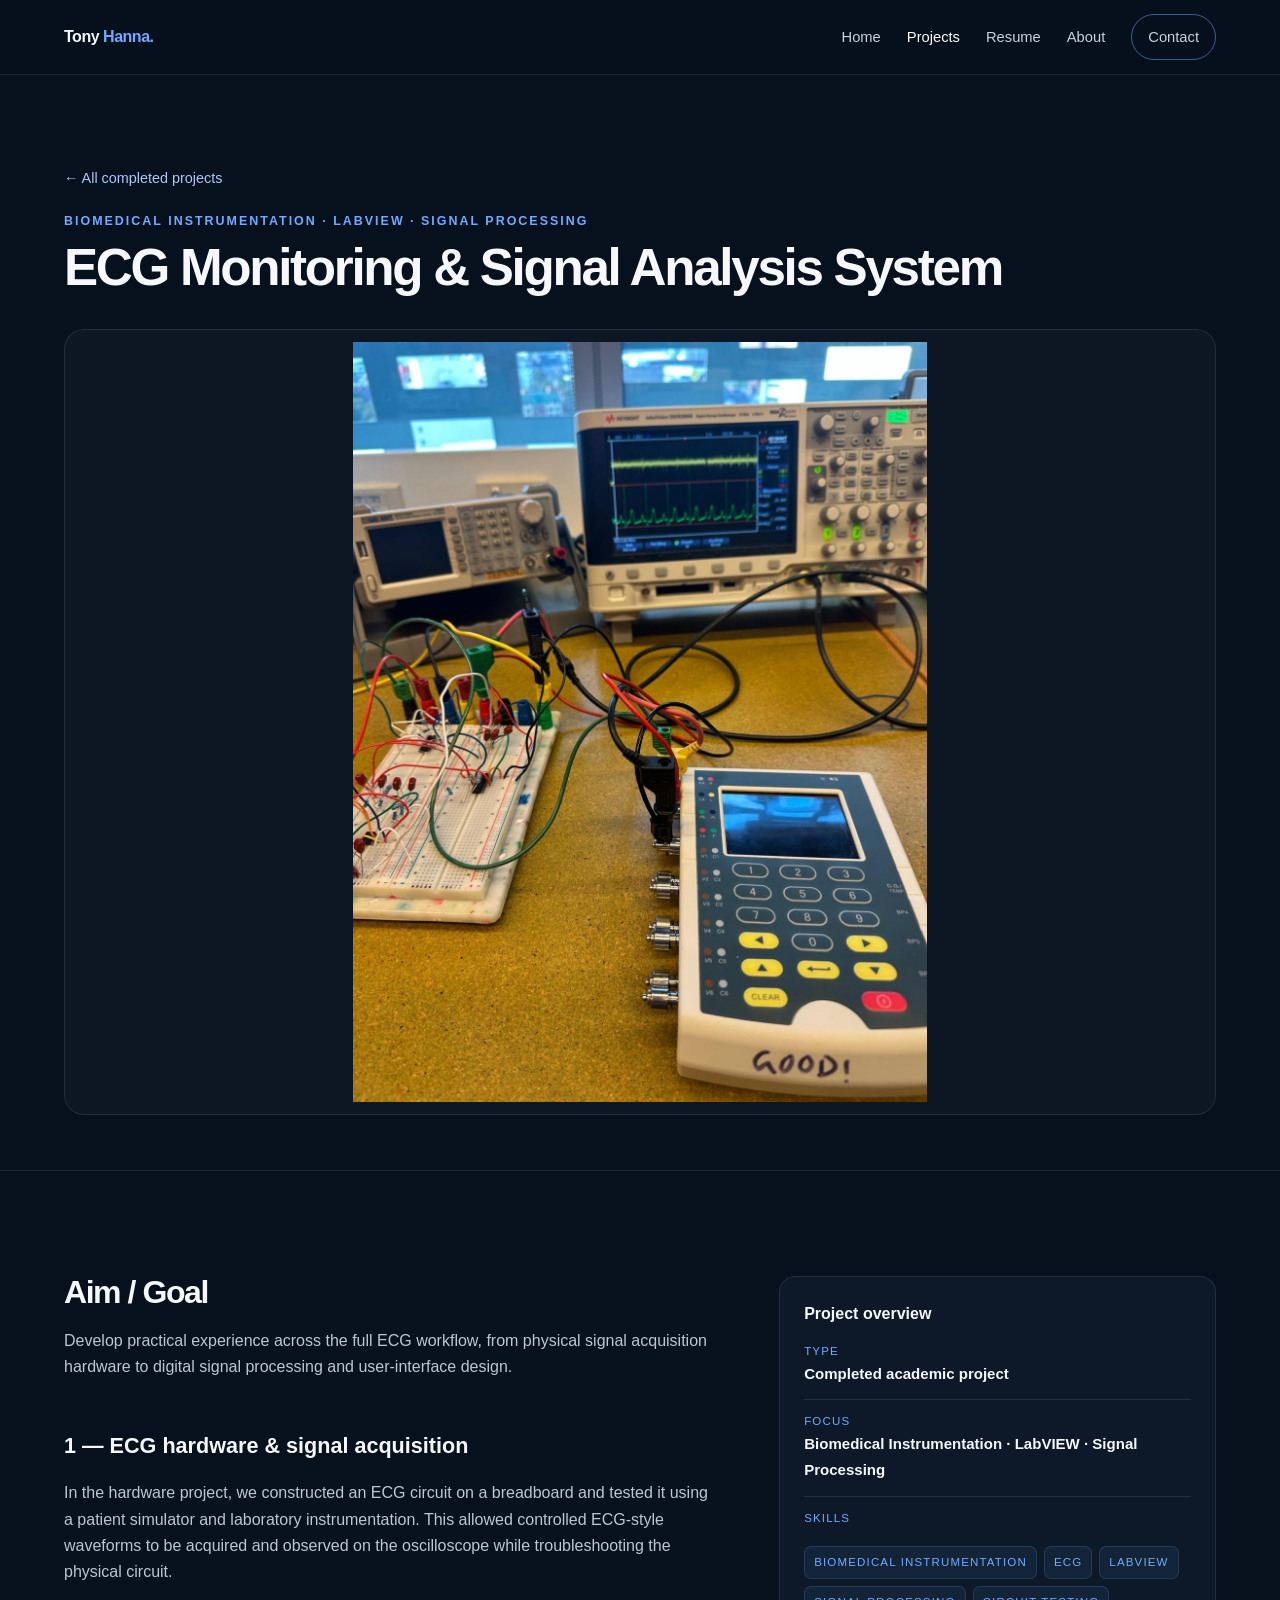
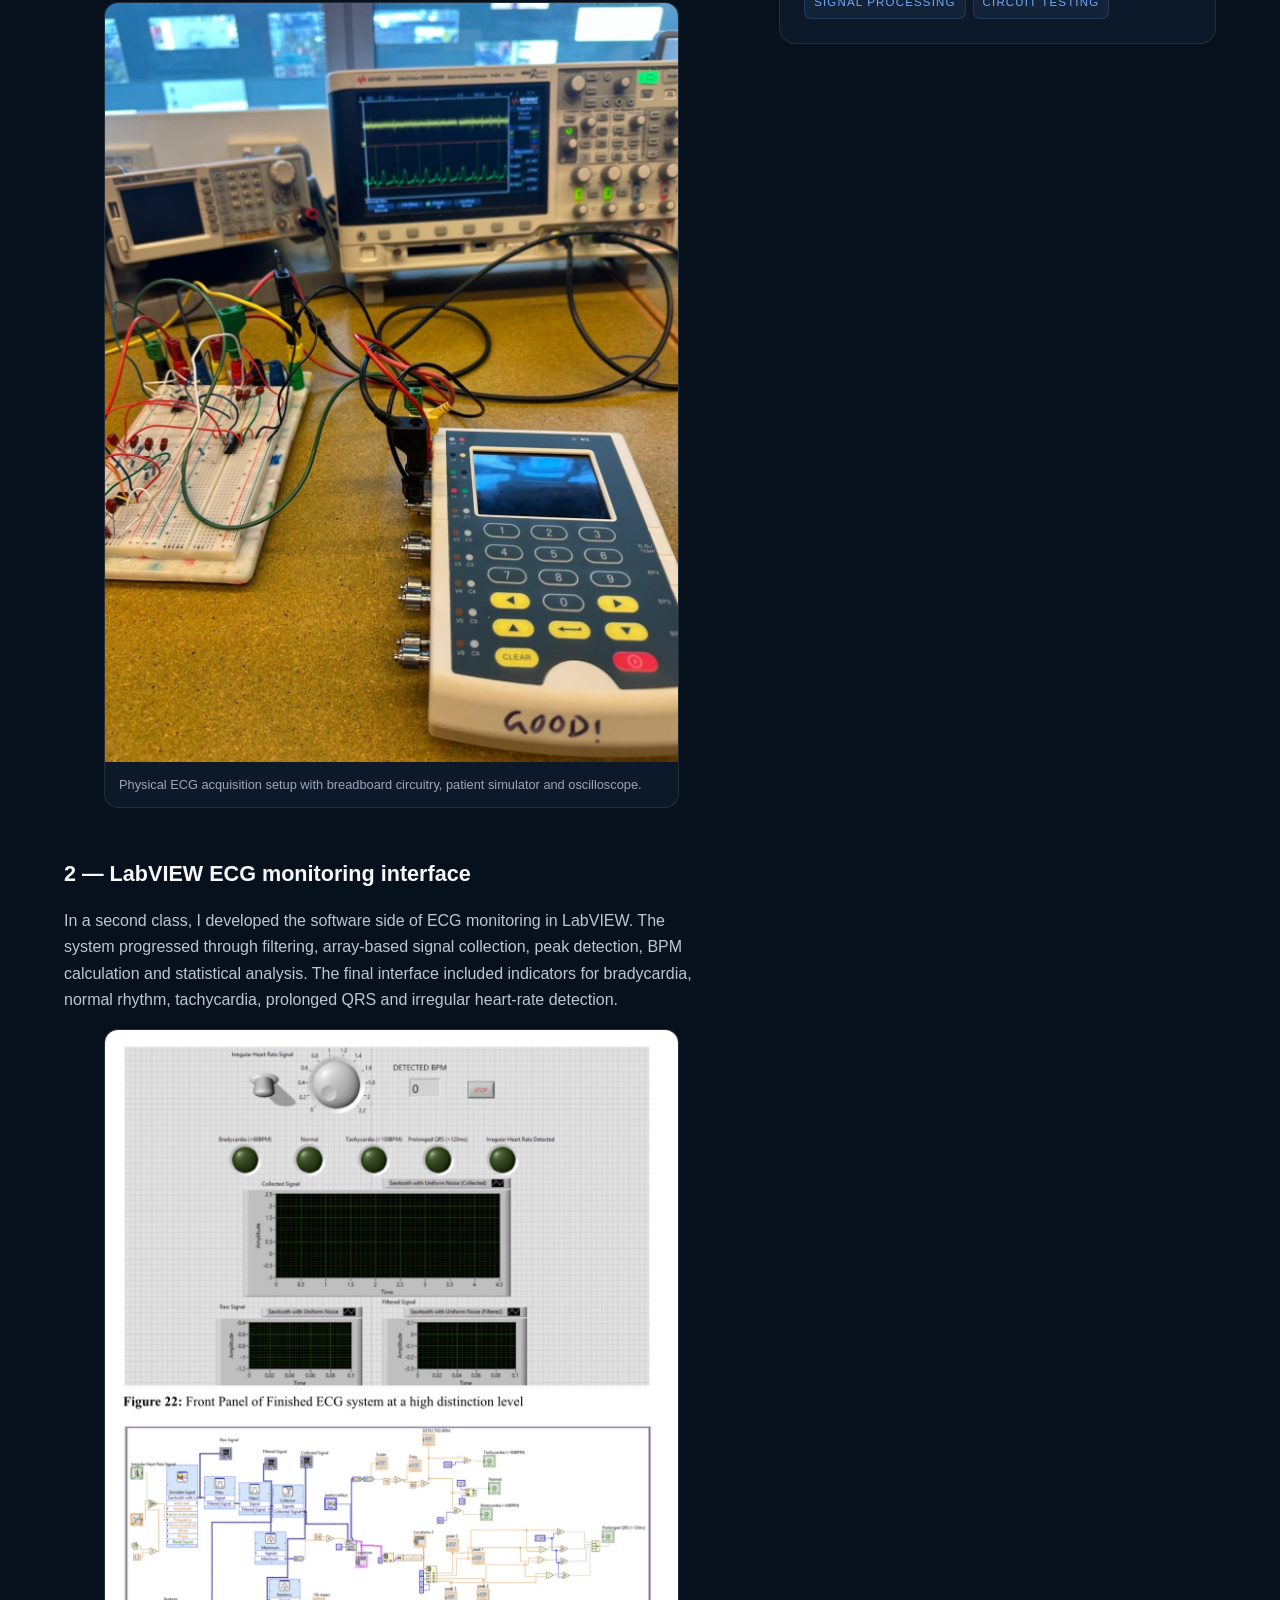
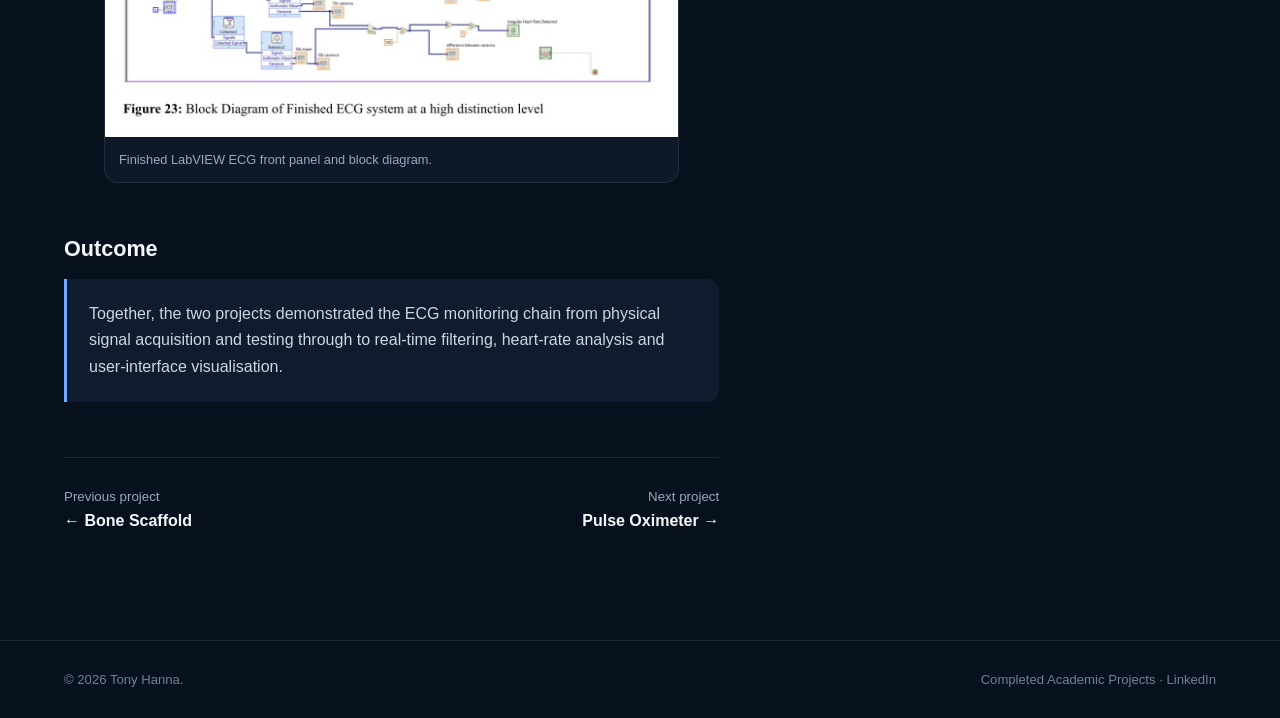
<file: ecg-system.html>
<!doctype html><html lang="en"><head><meta charset="utf-8"><meta name="viewport" content="width=device-width,initial-scale=1"><title>ECG Monitoring & Signal Analysis System | Tony Hanna</title><link rel="stylesheet" href="style.css"></head><body><nav class="nav"><div class="container nav-inner"><a class="brand" href="index.html">Tony <span>Hanna.</span></a><div class="nav-links"><a href="index.html">Home</a><a href="projects.html" class="active">Projects</a><a href="resume.html">Resume</a><a href="index.html#about">About</a><a class="pill" href="index.html#contact">Contact</a></div></div></nav><header class="page-hero"><div class="container"><a class="back" href="projects.html">← All completed projects</a><div class="eyebrow">Biomedical Instrumentation · LabVIEW · Signal Processing</div><h1>ECG Monitoring & Signal Analysis System</h1><div class="project-hero-img"><img src="ecg-hardware.jpg" alt="ECG hardware with patient simulator"></div></div></header><main class="section"><div class="container detail-grid"><article><section class="content-block"><h2>Aim / Goal</h2><p>Develop practical experience across the full ECG workflow, from physical signal acquisition hardware to digital signal processing and user-interface design.</p></section><section class="content-block"><h3>1 — ECG hardware & signal acquisition</h3><p>In the hardware project, we constructed an ECG circuit on a breadboard and tested it using a patient simulator and laboratory instrumentation. This allowed controlled ECG-style waveforms to be acquired and observed on the oscilloscope while troubleshooting the physical circuit.</p><figure class="figure"><img src="ecg-hardware.jpg" alt="ECG circuit tested with patient simulator and oscilloscope"><figcaption>Physical ECG acquisition setup with breadboard circuitry, patient simulator and oscilloscope.</figcaption></figure></section><section class="content-block"><h3>2 — LabVIEW ECG monitoring interface</h3><p>In a second class, I developed the software side of ECG monitoring in LabVIEW. The system progressed through filtering, array-based signal collection, peak detection, BPM calculation and statistical analysis. The final interface included indicators for bradycardia, normal rhythm, tachycardia, prolonged QRS and irregular heart-rate detection.</p><figure class="figure"><img src="ecg-labview.jpg" alt="LabVIEW ECG front panel and block diagram"><figcaption>Finished LabVIEW ECG front panel and block diagram.</figcaption></figure></section><section class="content-block"><h3>Outcome</h3><div class="callout">Together, the two projects demonstrated the ECG monitoring chain from physical signal acquisition and testing through to real-time filtering, heart-rate analysis and user-interface visualisation.</div></section><div class="project-nav"><a href="bone-scaffold.html"><small>Previous project</small><strong>← Bone Scaffold</strong></a><a href="pulse-oximeter.html" style="text-align:right"><small>Next project</small><strong>Pulse Oximeter →</strong></a></div></article><aside><div class="side-card"><h4>Project overview</h4><div class="side-list"><div><span>Type</span><strong>Completed academic project</strong></div><div><span>Focus</span><strong>Biomedical Instrumentation · LabVIEW · Signal Processing</strong></div><div><span>Skills</span><div class="tags"><span class="tag">Biomedical Instrumentation</span><span class="tag">ECG</span><span class="tag">LabVIEW</span><span class="tag">Signal Processing</span><span class="tag">Circuit Testing</span></div></div></div></div></aside></div></main><footer class="footer"><div class="container footer-inner"><span>© <span id="year"></span> Tony Hanna.</span><span>Completed Academic Projects · <a href="https://www.linkedin.com/in/tonyhanna03" target="_blank" rel="noopener">LinkedIn</a></span></div></footer><script src="script.js"></script></body></html>
</file>
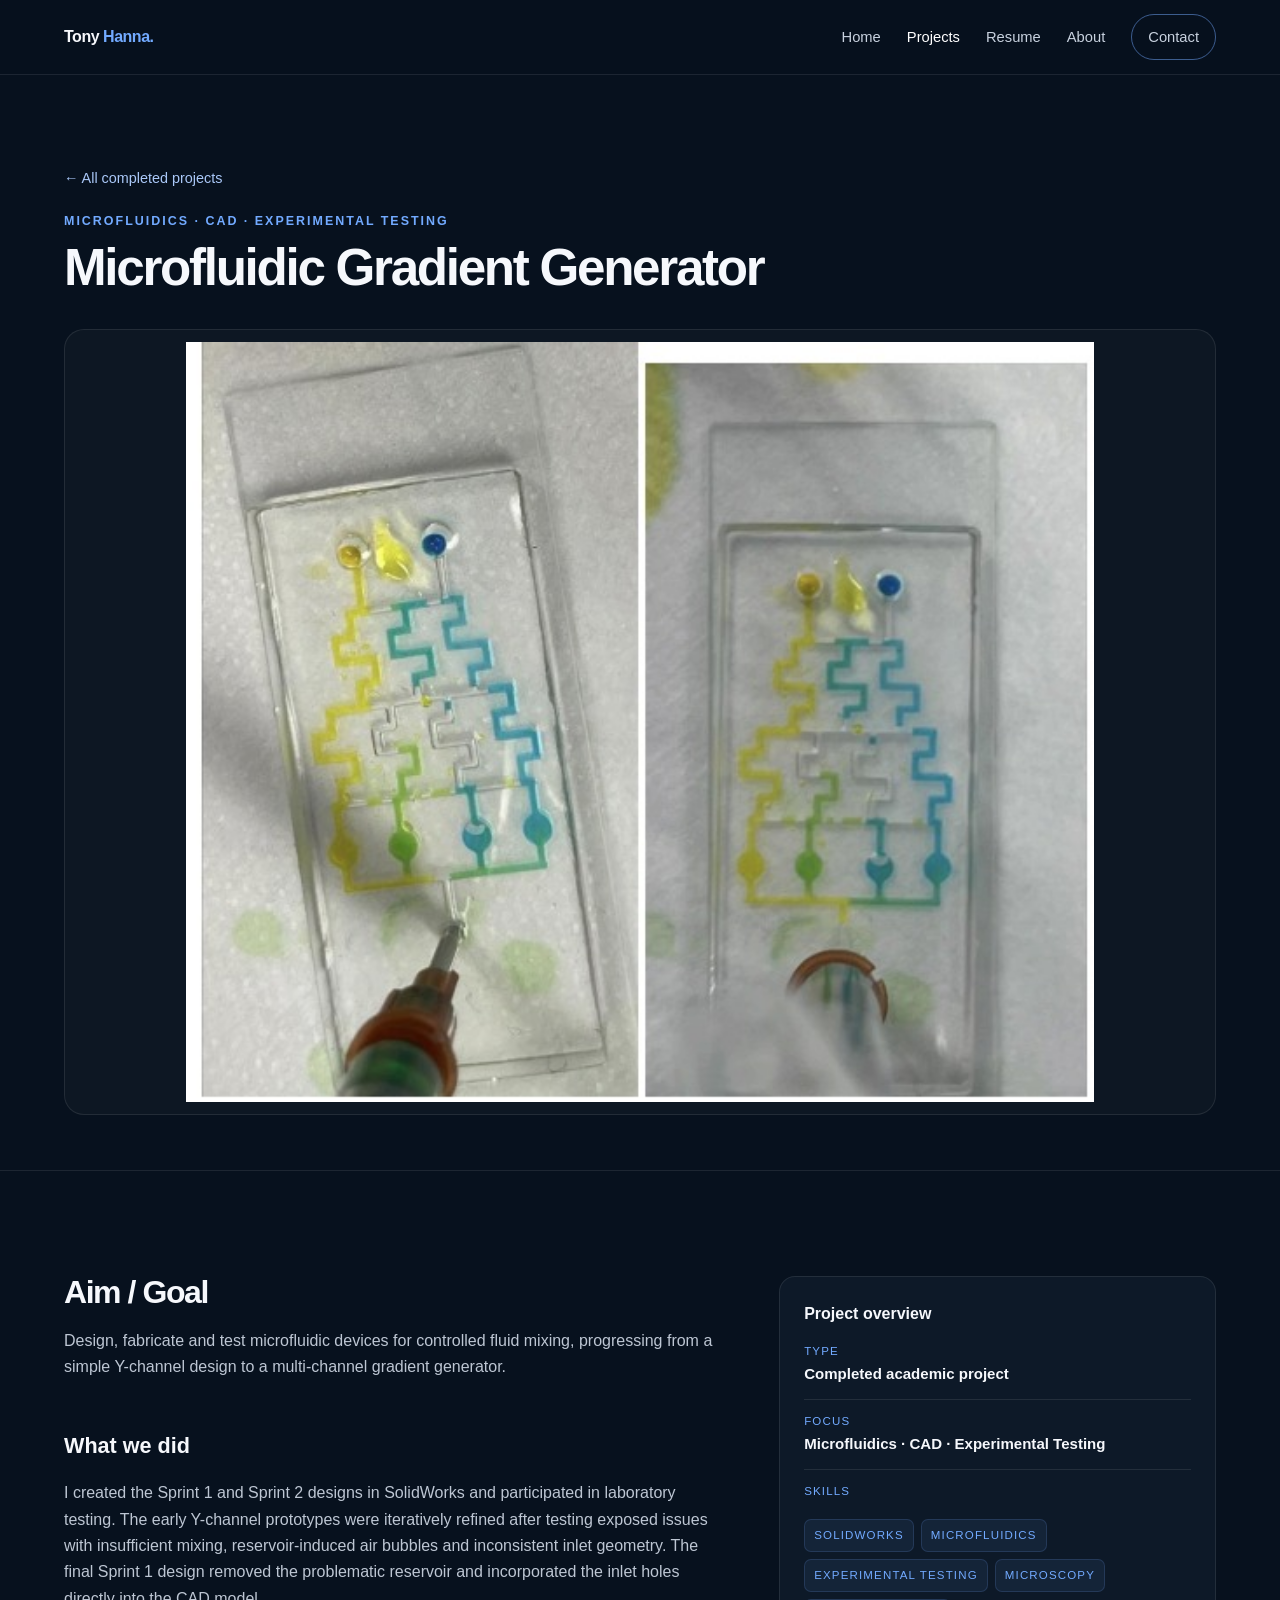
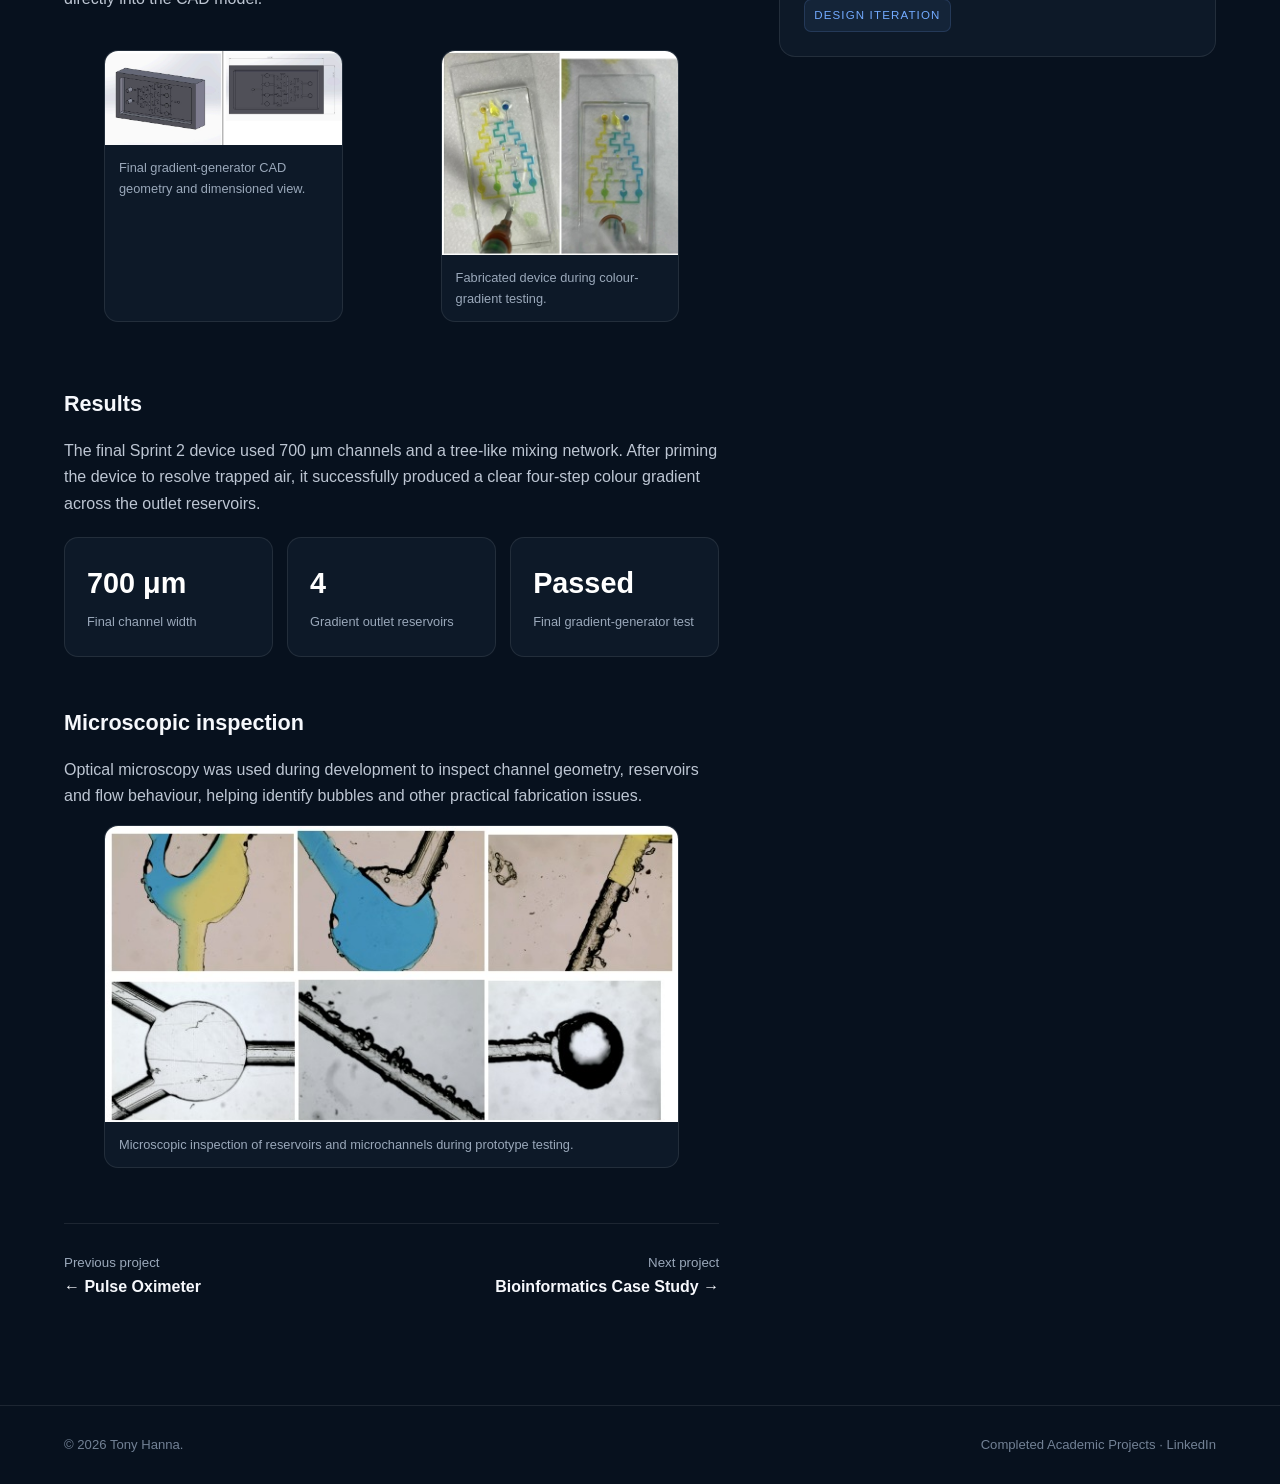
<file: microfluidics.html>
<!doctype html><html lang="en"><head><meta charset="utf-8"><meta name="viewport" content="width=device-width,initial-scale=1"><title>Microfluidic Gradient Generator | Tony Hanna</title><link rel="stylesheet" href="style.css"></head><body><nav class="nav"><div class="container nav-inner"><a class="brand" href="index.html">Tony <span>Hanna.</span></a><div class="nav-links"><a href="index.html">Home</a><a href="projects.html" class="active">Projects</a><a href="resume.html">Resume</a><a href="index.html#about">About</a><a class="pill" href="index.html#contact">Contact</a></div></div></nav><header class="page-hero"><div class="container"><a class="back" href="projects.html">← All completed projects</a><div class="eyebrow">Microfluidics · CAD · Experimental Testing</div><h1>Microfluidic Gradient Generator</h1><div class="project-hero-img"><img src="microfluidics-hero.jpg" alt="Microfluidic gradient generator"></div></div></header><main class="section"><div class="container detail-grid"><article><section class="content-block"><h2>Aim / Goal</h2><p>Design, fabricate and test microfluidic devices for controlled fluid mixing, progressing from a simple Y-channel design to a multi-channel gradient generator.</p></section><section class="content-block"><h3>What we did</h3><p>I created the Sprint 1 and Sprint 2 designs in SolidWorks and participated in laboratory testing. The early Y-channel prototypes were iteratively refined after testing exposed issues with insufficient mixing, reservoir-induced air bubbles and inconsistent inlet geometry. The final Sprint 1 design removed the problematic reservoir and incorporated the inlet holes directly into the CAD model.</p><div class="image-grid"><figure class="figure"><img src="microfluidics-cad.jpg" alt="Microfluidic CAD designs"><figcaption>Final gradient-generator CAD geometry and dimensioned view.</figcaption></figure><figure class="figure"><img src="microfluidics-device.jpg" alt="Microfluidic device testing"><figcaption>Fabricated device during colour-gradient testing.</figcaption></figure></div></section><section class="content-block"><h3>Results</h3><p>The final Sprint 2 device used 700 μm channels and a tree-like mixing network. After priming the device to resolve trapped air, it successfully produced a clear four-step colour gradient across the outlet reservoirs.</p><div class="result-grid"><div class="result-card"><strong>700 μm</strong><span>Final channel width</span></div><div class="result-card"><strong>4</strong><span>Gradient outlet reservoirs</span></div><div class="result-card"><strong>Passed</strong><span>Final gradient-generator test</span></div></div></section><section class="content-block"><h3>Microscopic inspection</h3><p>Optical microscopy was used during development to inspect channel geometry, reservoirs and flow behaviour, helping identify bubbles and other practical fabrication issues.</p><figure class="figure"><img src="microfluidics-microscopy.jpg" alt="Microscopy images of microfluidic channels"><figcaption>Microscopic inspection of reservoirs and microchannels during prototype testing.</figcaption></figure></section><div class="project-nav"><a href="pulse-oximeter.html"><small>Previous project</small><strong>← Pulse Oximeter</strong></a><a href="bioinformatics.html" style="text-align:right"><small>Next project</small><strong>Bioinformatics Case Study →</strong></a></div></article><aside><div class="side-card"><h4>Project overview</h4><div class="side-list"><div><span>Type</span><strong>Completed academic project</strong></div><div><span>Focus</span><strong>Microfluidics · CAD · Experimental Testing</strong></div><div><span>Skills</span><div class="tags"><span class="tag">SolidWorks</span><span class="tag">Microfluidics</span><span class="tag">Experimental Testing</span><span class="tag">Microscopy</span><span class="tag">Design Iteration</span></div></div></div></div></aside></div></main><footer class="footer"><div class="container footer-inner"><span>© <span id="year"></span> Tony Hanna.</span><span>Completed Academic Projects · <a href="https://www.linkedin.com/in/tonyhanna03" target="_blank" rel="noopener">LinkedIn</a></span></div></footer><script src="script.js"></script></body></html>
</file>
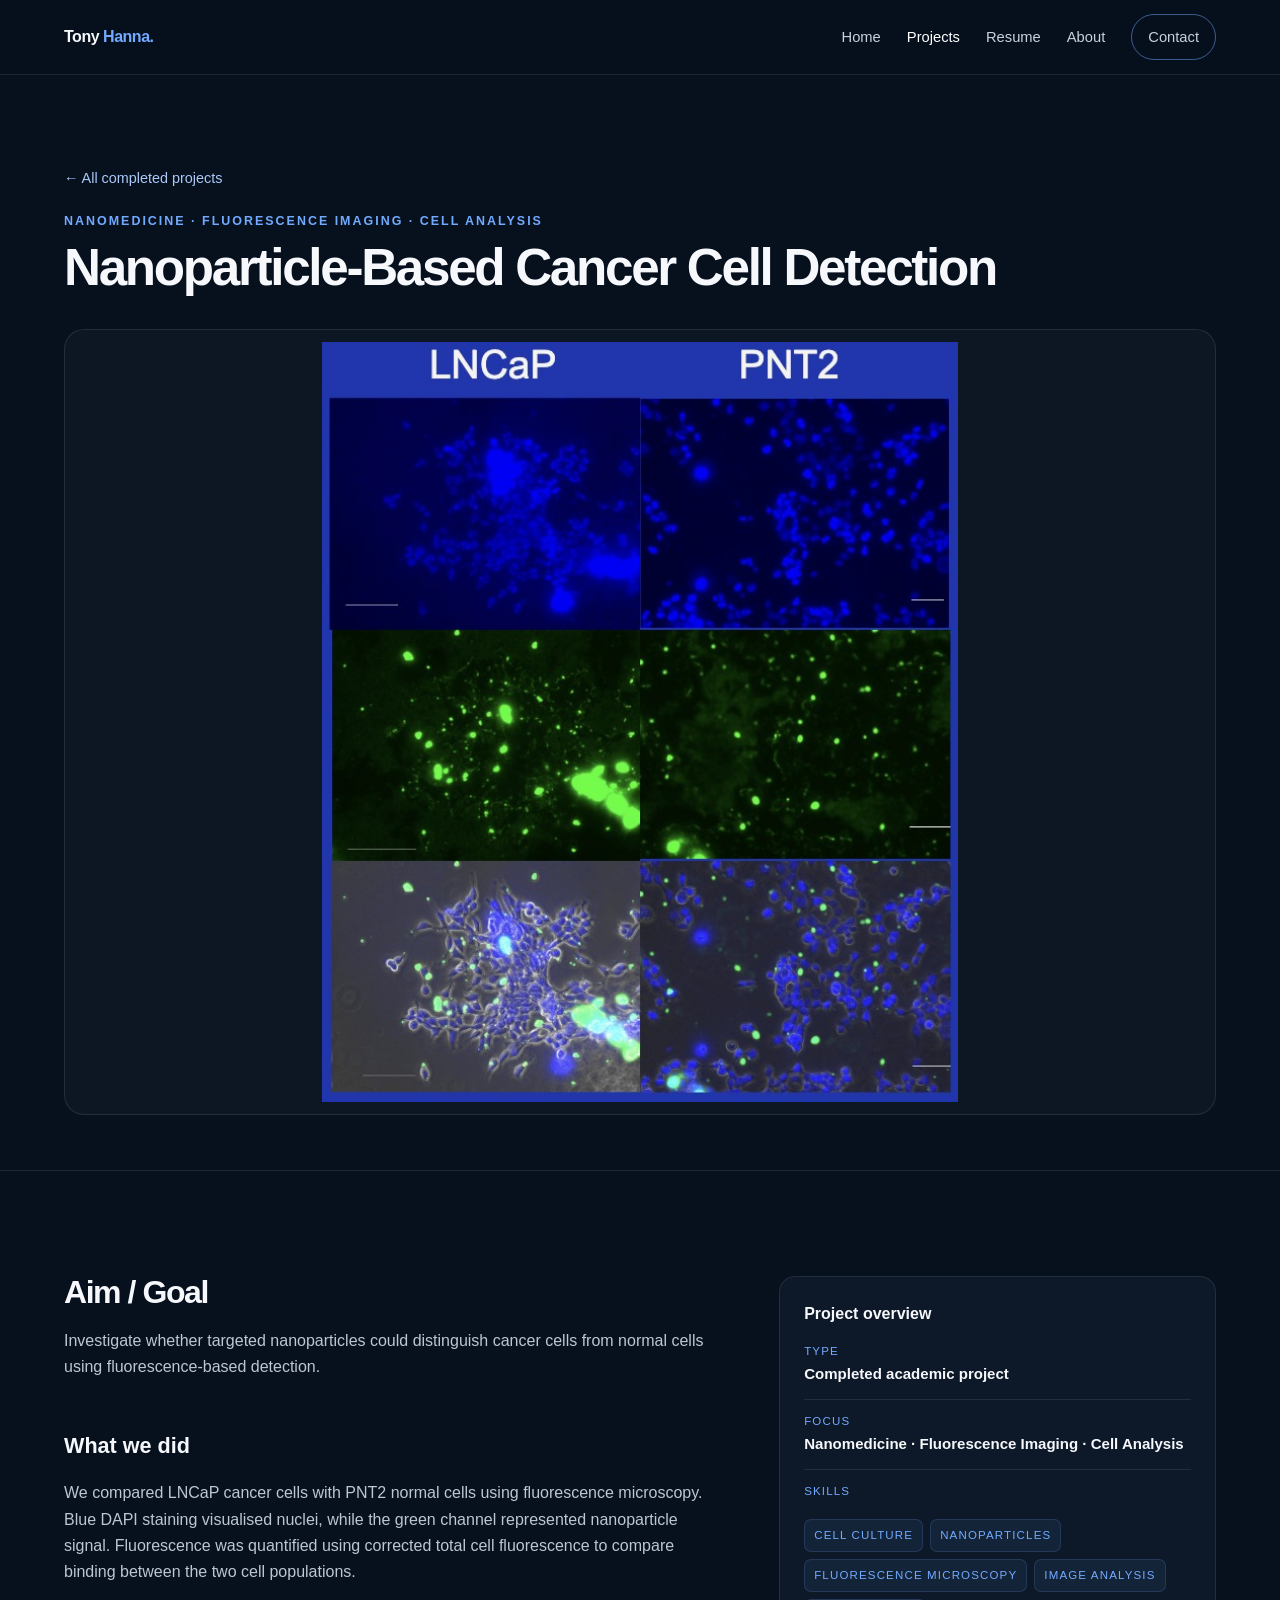
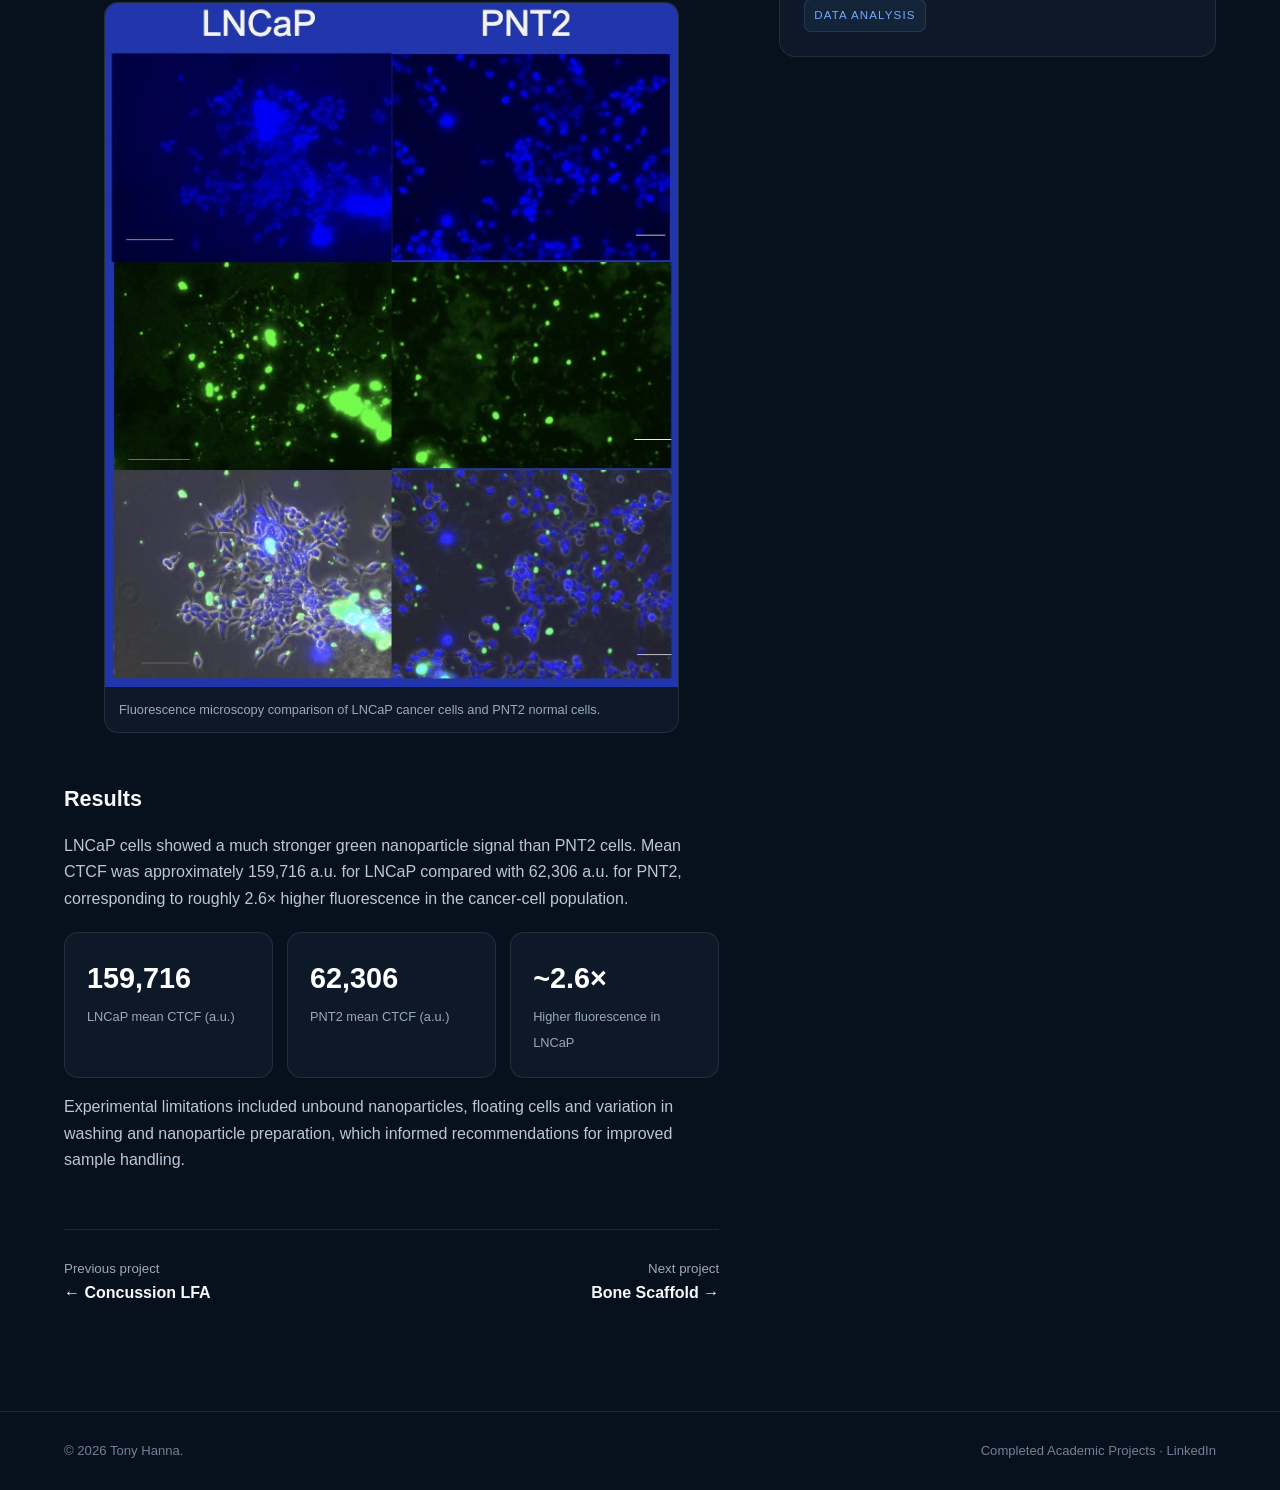
<file: nanoparticle-cancer.html>
<!doctype html><html lang="en"><head><meta charset="utf-8"><meta name="viewport" content="width=device-width,initial-scale=1"><title>Nanoparticle-Based Cancer Cell Detection | Tony Hanna</title><link rel="stylesheet" href="style.css"></head><body><nav class="nav"><div class="container nav-inner"><a class="brand" href="index.html">Tony <span>Hanna.</span></a><div class="nav-links"><a href="index.html">Home</a><a href="projects.html" class="active">Projects</a><a href="resume.html">Resume</a><a href="index.html#about">About</a><a class="pill" href="index.html#contact">Contact</a></div></div></nav><header class="page-hero"><div class="container"><a class="back" href="projects.html">← All completed projects</a><div class="eyebrow">Nanomedicine · Fluorescence Imaging · Cell Analysis</div><h1>Nanoparticle-Based Cancer Cell Detection</h1><div class="project-hero-img"><img src="nanoparticle-cells.jpg" alt="Fluorescence microscopy comparison"></div></div></header><main class="section"><div class="container detail-grid"><article><section class="content-block"><h2>Aim / Goal</h2><p>Investigate whether targeted nanoparticles could distinguish cancer cells from normal cells using fluorescence-based detection.</p></section><section class="content-block"><h3>What we did</h3><p>We compared LNCaP cancer cells with PNT2 normal cells using fluorescence microscopy. Blue DAPI staining visualised nuclei, while the green channel represented nanoparticle signal. Fluorescence was quantified using corrected total cell fluorescence to compare binding between the two cell populations.</p><figure class="figure"><img src="nanoparticle-cells.jpg" alt="LNCaP and PNT2 fluorescence microscopy"><figcaption>Fluorescence microscopy comparison of LNCaP cancer cells and PNT2 normal cells.</figcaption></figure></section><section class="content-block"><h3>Results</h3><p>LNCaP cells showed a much stronger green nanoparticle signal than PNT2 cells. Mean CTCF was approximately 159,716 a.u. for LNCaP compared with 62,306 a.u. for PNT2, corresponding to roughly 2.6× higher fluorescence in the cancer-cell population.</p><div class="result-grid"><div class="result-card"><strong>159,716</strong><span>LNCaP mean CTCF (a.u.)</span></div><div class="result-card"><strong>62,306</strong><span>PNT2 mean CTCF (a.u.)</span></div><div class="result-card"><strong>~2.6×</strong><span>Higher fluorescence in LNCaP</span></div></div><p class="muted">Experimental limitations included unbound nanoparticles, floating cells and variation in washing and nanoparticle preparation, which informed recommendations for improved sample handling.</p></section><div class="project-nav"><a href="concussion-lfa.html"><small>Previous project</small><strong>← Concussion LFA</strong></a><a href="bone-scaffold.html" style="text-align:right"><small>Next project</small><strong>Bone Scaffold →</strong></a></div></article><aside><div class="side-card"><h4>Project overview</h4><div class="side-list"><div><span>Type</span><strong>Completed academic project</strong></div><div><span>Focus</span><strong>Nanomedicine · Fluorescence Imaging · Cell Analysis</strong></div><div><span>Skills</span><div class="tags"><span class="tag">Cell Culture</span><span class="tag">Nanoparticles</span><span class="tag">Fluorescence Microscopy</span><span class="tag">Image Analysis</span><span class="tag">Data Analysis</span></div></div></div></div></aside></div></main><footer class="footer"><div class="container footer-inner"><span>© <span id="year"></span> Tony Hanna.</span><span>Completed Academic Projects · <a href="https://www.linkedin.com/in/tonyhanna03" target="_blank" rel="noopener">LinkedIn</a></span></div></footer><script src="script.js"></script></body></html>
</file>
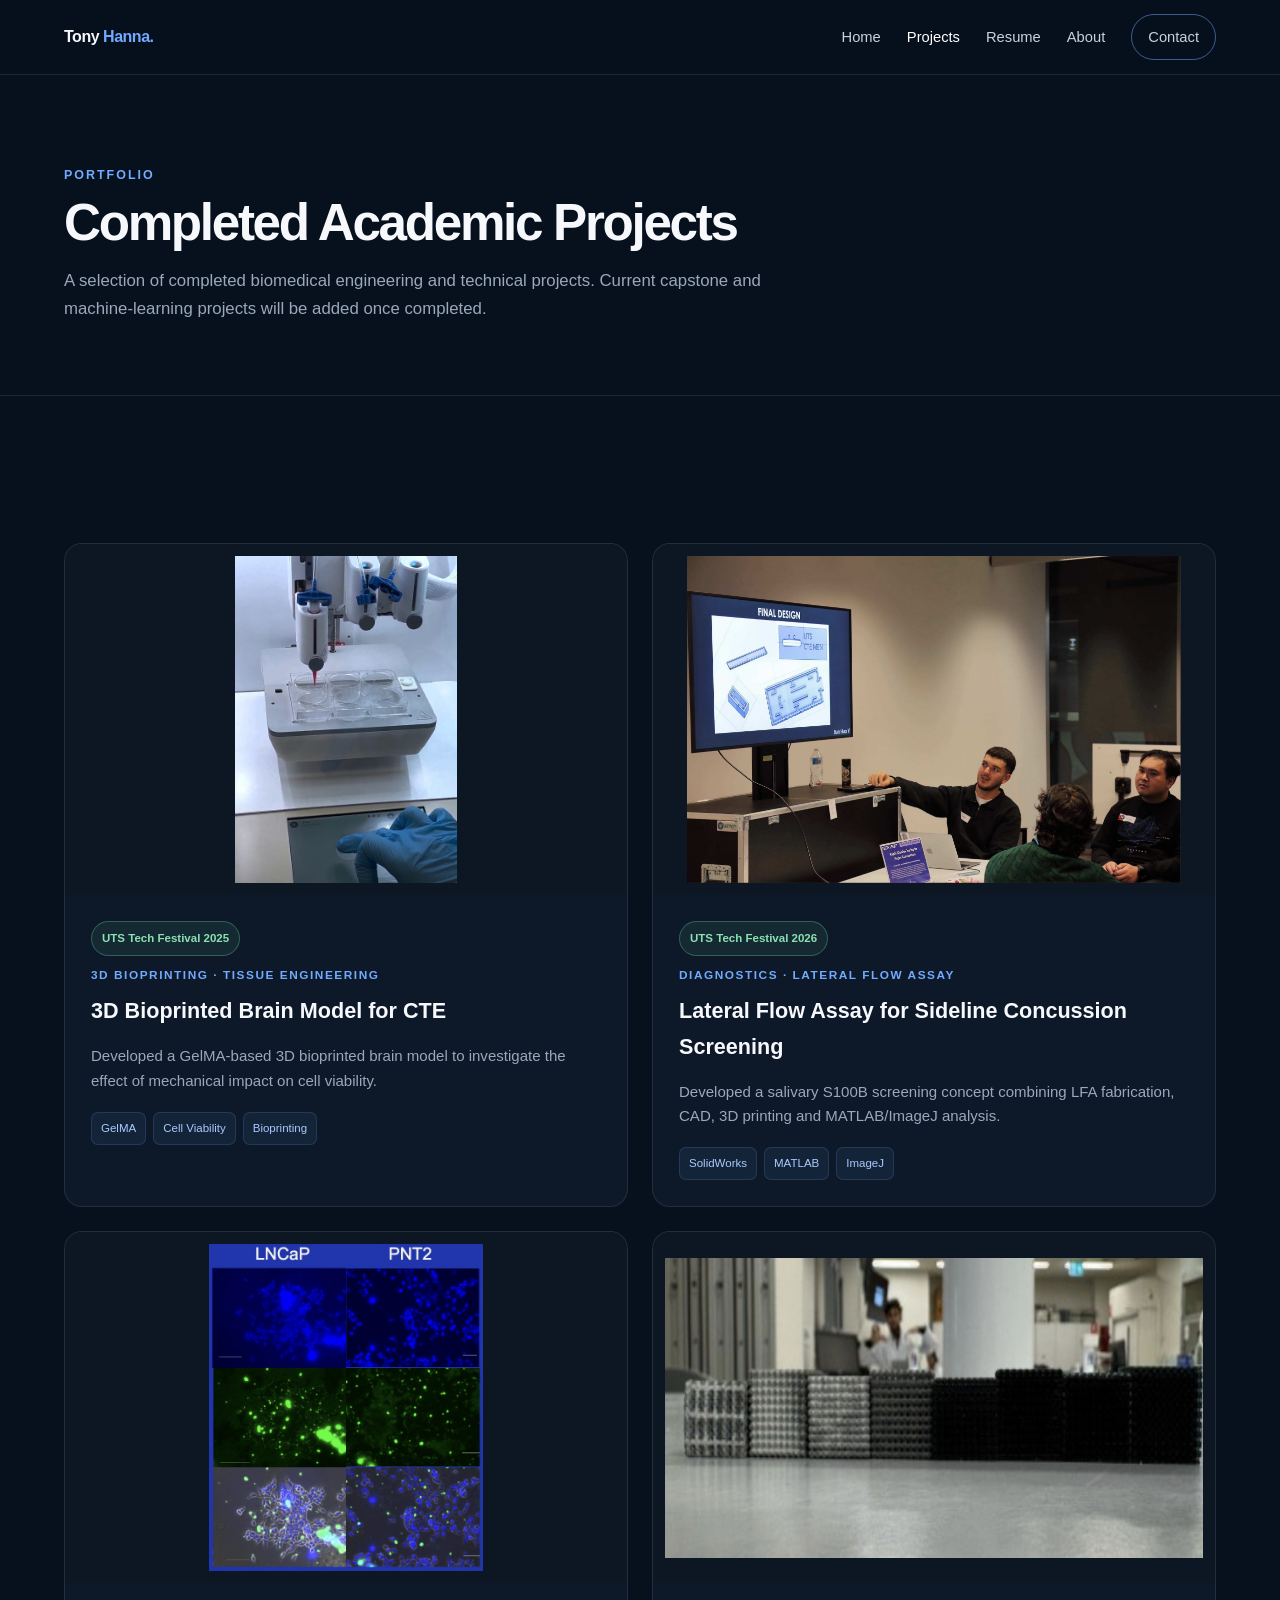
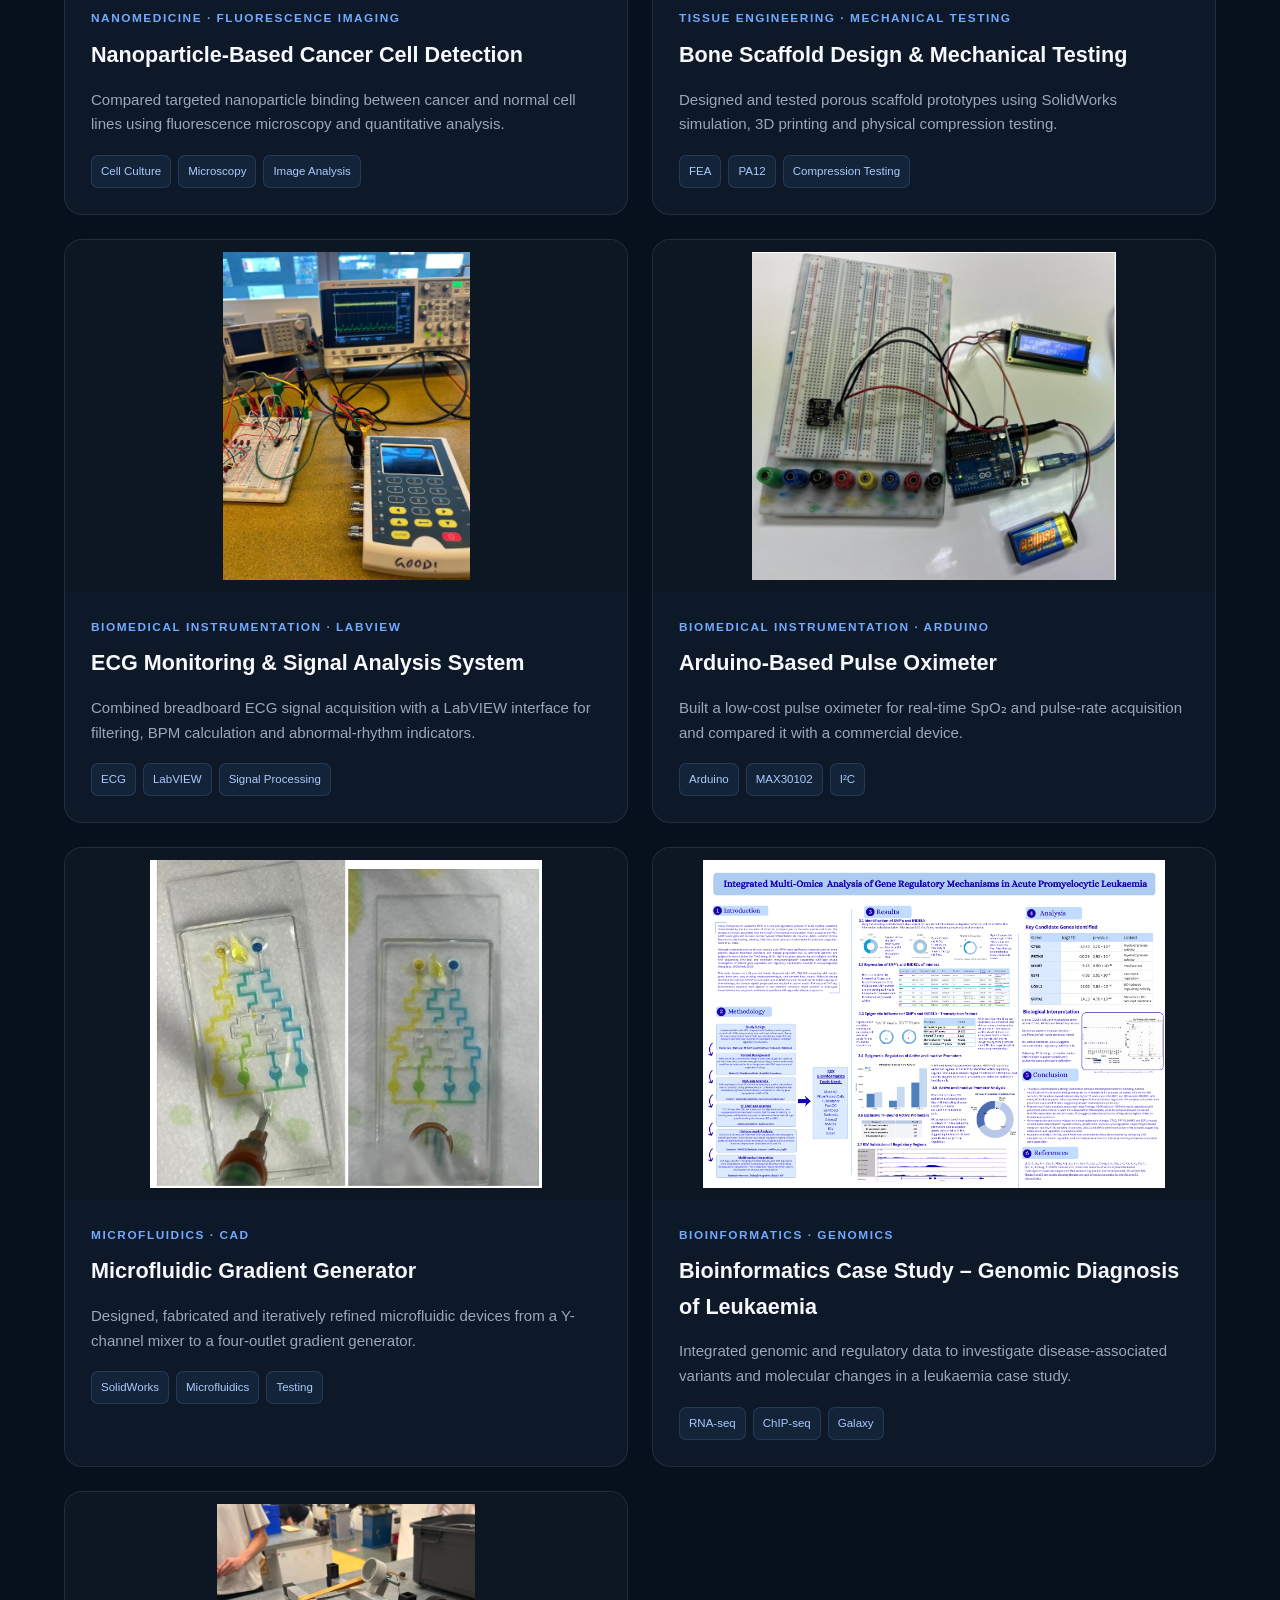
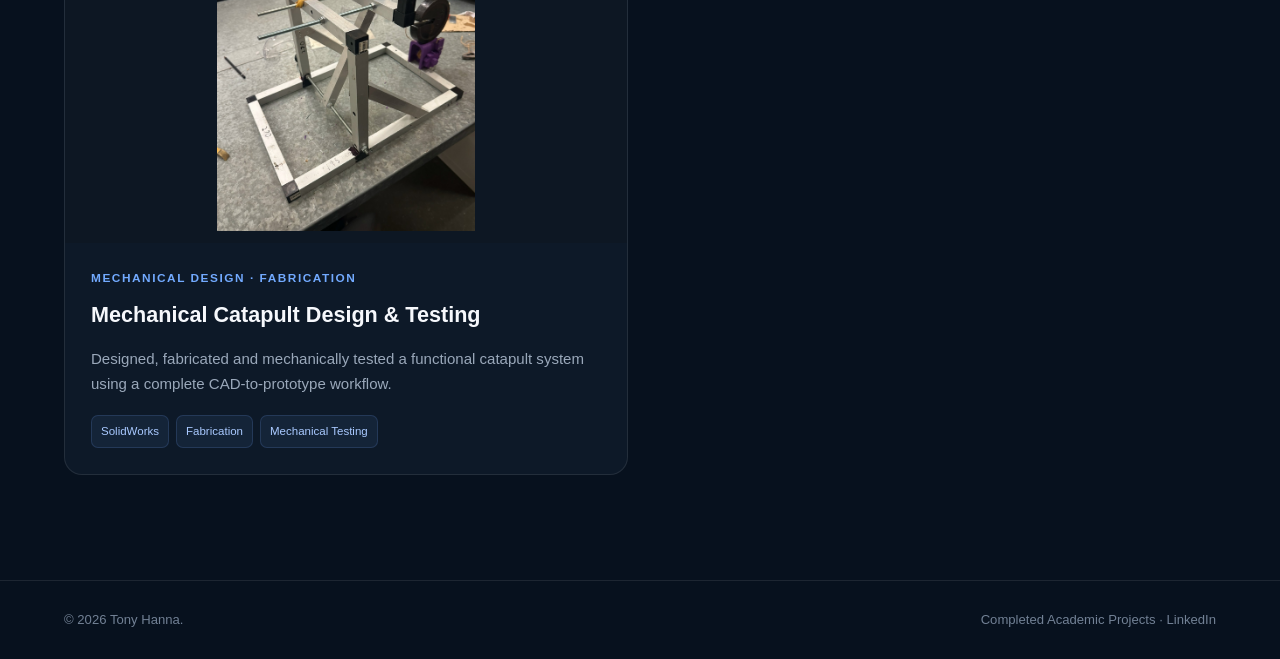
<file: projects.html>
<!doctype html><html lang="en"><head><meta charset="utf-8"><meta name="viewport" content="width=device-width,initial-scale=1"><title>Completed Academic Projects | Tony Hanna</title><link rel="stylesheet" href="style.css"></head><body>
<nav class="nav"><div class="container nav-inner"><a class="brand" href="index.html">Tony <span>Hanna.</span></a><div class="nav-links"><a href="index.html">Home</a><a href="projects.html" class="active">Projects</a><a href="resume.html">Resume</a><a href="index.html#about">About</a><a class="pill" href="index.html#contact">Contact</a></div></div></nav>
<header class="page-hero"><div class="container"><div class="eyebrow">Portfolio</div><h1>Completed Academic Projects</h1><p class="section-intro">A selection of completed biomedical engineering and technical projects. Current capstone and machine-learning projects will be added once completed.</p></div></header>
<section class="section"><div class="container"><div class="projects-grid">
<a class="project-card" href="bioprinted-brain.html"><div class="project-image"><img src="bioprinter.jpg" alt="3D bioprinter"></div><div class="project-body"><div class="badge">UTS Tech Festival 2025</div><div class="project-meta">3D Bioprinting · Tissue Engineering</div><h3>3D Bioprinted Brain Model for CTE</h3><p>Developed a GelMA-based 3D bioprinted brain model to investigate the effect of mechanical impact on cell viability.</p><div class="tags"><span class="tag">GelMA</span><span class="tag">Cell Viability</span><span class="tag">Bioprinting</span></div></div></a>
<a class="project-card" href="concussion-lfa.html"><div class="project-image"><img src="lfa-techfest.jpg" alt="Tech Festival presentation"></div><div class="project-body"><div class="badge">UTS Tech Festival 2026</div><div class="project-meta">Diagnostics · Lateral Flow Assay</div><h3>Lateral Flow Assay for Sideline Concussion Screening</h3><p>Developed a salivary S100B screening concept combining LFA fabrication, CAD, 3D printing and MATLAB/ImageJ analysis.</p><div class="tags"><span class="tag">SolidWorks</span><span class="tag">MATLAB</span><span class="tag">ImageJ</span></div></div></a>
<a class="project-card" href="nanoparticle-cancer.html"><div class="project-image"><img src="nanoparticle-cells.jpg" alt="LNCaP and PNT2 fluorescence microscopy"></div><div class="project-body"><div class="project-meta">Nanomedicine · Fluorescence Imaging</div><h3>Nanoparticle-Based Cancer Cell Detection</h3><p>Compared targeted nanoparticle binding between cancer and normal cell lines using fluorescence microscopy and quantitative analysis.</p><div class="tags"><span class="tag">Cell Culture</span><span class="tag">Microscopy</span><span class="tag">Image Analysis</span></div></div></a>
<a class="project-card" href="bone-scaffold.html"><div class="project-image"><img src="bone-scaffolds.jpg" alt="3D printed bone scaffold samples"></div><div class="project-body"><div class="project-meta">Tissue Engineering · Mechanical Testing</div><h3>Bone Scaffold Design & Mechanical Testing</h3><p>Designed and tested porous scaffold prototypes using SolidWorks simulation, 3D printing and physical compression testing.</p><div class="tags"><span class="tag">FEA</span><span class="tag">PA12</span><span class="tag">Compression Testing</span></div></div></a>
<a class="project-card" href="ecg-system.html"><div class="project-image"><img src="ecg-hardware.jpg" alt="ECG hardware with patient simulator and oscilloscope"></div><div class="project-body"><div class="project-meta">Biomedical Instrumentation · LabVIEW</div><h3>ECG Monitoring & Signal Analysis System</h3><p>Combined breadboard ECG signal acquisition with a LabVIEW interface for filtering, BPM calculation and abnormal-rhythm indicators.</p><div class="tags"><span class="tag">ECG</span><span class="tag">LabVIEW</span><span class="tag">Signal Processing</span></div></div></a>
<a class="project-card" href="pulse-oximeter.html"><div class="project-image"><img src="pulse-oximeter.jpg" alt="Arduino pulse oximeter prototype"></div><div class="project-body"><div class="project-meta">Biomedical Instrumentation · Arduino</div><h3>Arduino-Based Pulse Oximeter</h3><p>Built a low-cost pulse oximeter for real-time SpO₂ and pulse-rate acquisition and compared it with a commercial device.</p><div class="tags"><span class="tag">Arduino</span><span class="tag">MAX30102</span><span class="tag">I²C</span></div></div></a>
<a class="project-card" href="microfluidics.html"><div class="project-image"><img src="microfluidics-hero.jpg" alt="Microfluidic gradient generator"></div><div class="project-body"><div class="project-meta">Microfluidics · CAD</div><h3>Microfluidic Gradient Generator</h3><p>Designed, fabricated and iteratively refined microfluidic devices from a Y-channel mixer to a four-outlet gradient generator.</p><div class="tags"><span class="tag">SolidWorks</span><span class="tag">Microfluidics</span><span class="tag">Testing</span></div></div></a>
<a class="project-card" href="bioinformatics.html"><div class="project-image"><img src="bioinformatics-poster.png" alt="Bioinformatics poster"></div><div class="project-body"><div class="project-meta">Bioinformatics · Genomics</div><h3>Bioinformatics Case Study – Genomic Diagnosis of Leukaemia</h3><p>Integrated genomic and regulatory data to investigate disease-associated variants and molecular changes in a leukaemia case study.</p><div class="tags"><span class="tag">RNA-seq</span><span class="tag">ChIP-seq</span><span class="tag">Galaxy</span></div></div></a>
<a class="project-card" href="catapult.html"><div class="project-image"><img src="catapult-built.jpg" alt="Fabricated mechanical catapult"></div><div class="project-body"><div class="project-meta">Mechanical Design · Fabrication</div><h3>Mechanical Catapult Design & Testing</h3><p>Designed, fabricated and mechanically tested a functional catapult system using a complete CAD-to-prototype workflow.</p><div class="tags"><span class="tag">SolidWorks</span><span class="tag">Fabrication</span><span class="tag">Mechanical Testing</span></div></div></a>
</div></div></section>
<footer class="footer"><div class="container footer-inner"><span>© <span id="year"></span> Tony Hanna.</span><span>Completed Academic Projects · <a href="https://www.linkedin.com/in/tonyhanna03" target="_blank" rel="noopener">LinkedIn</a></span></div></footer><script src="script.js"></script></body></html>
</file>
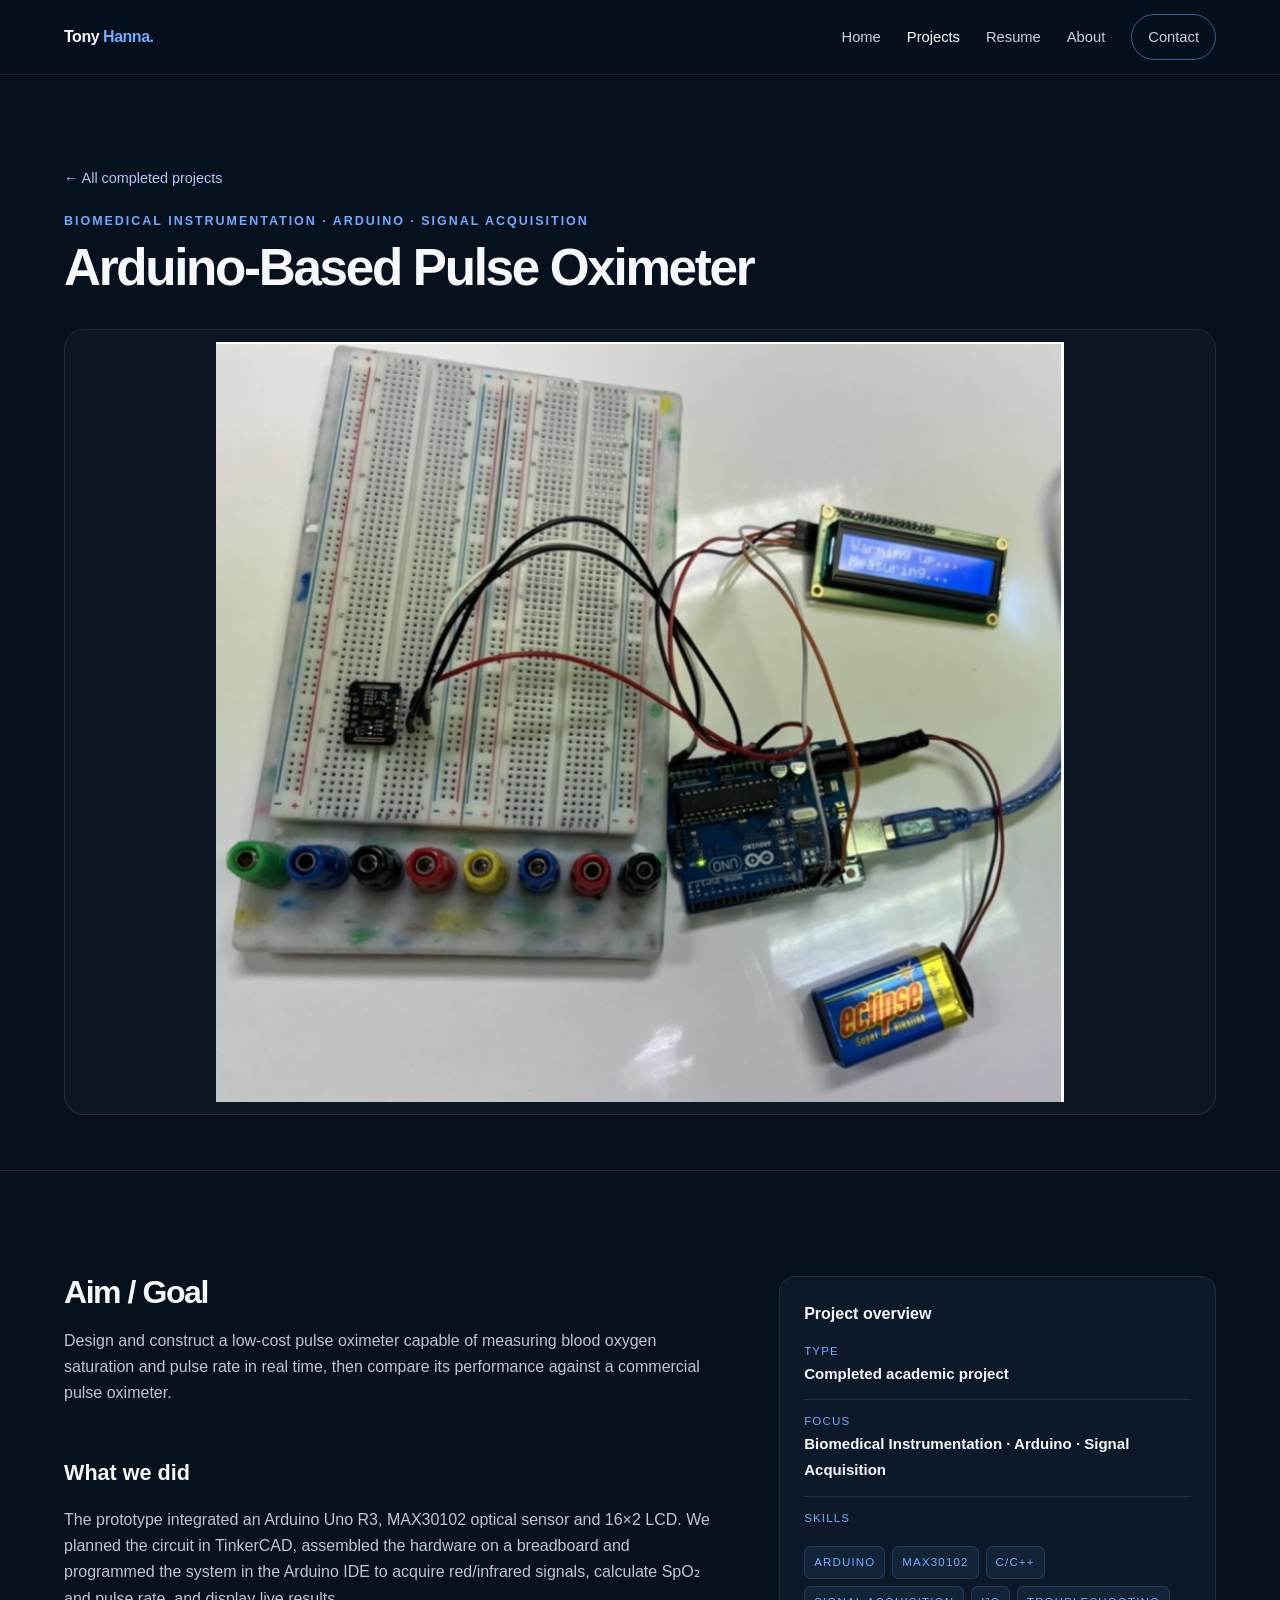
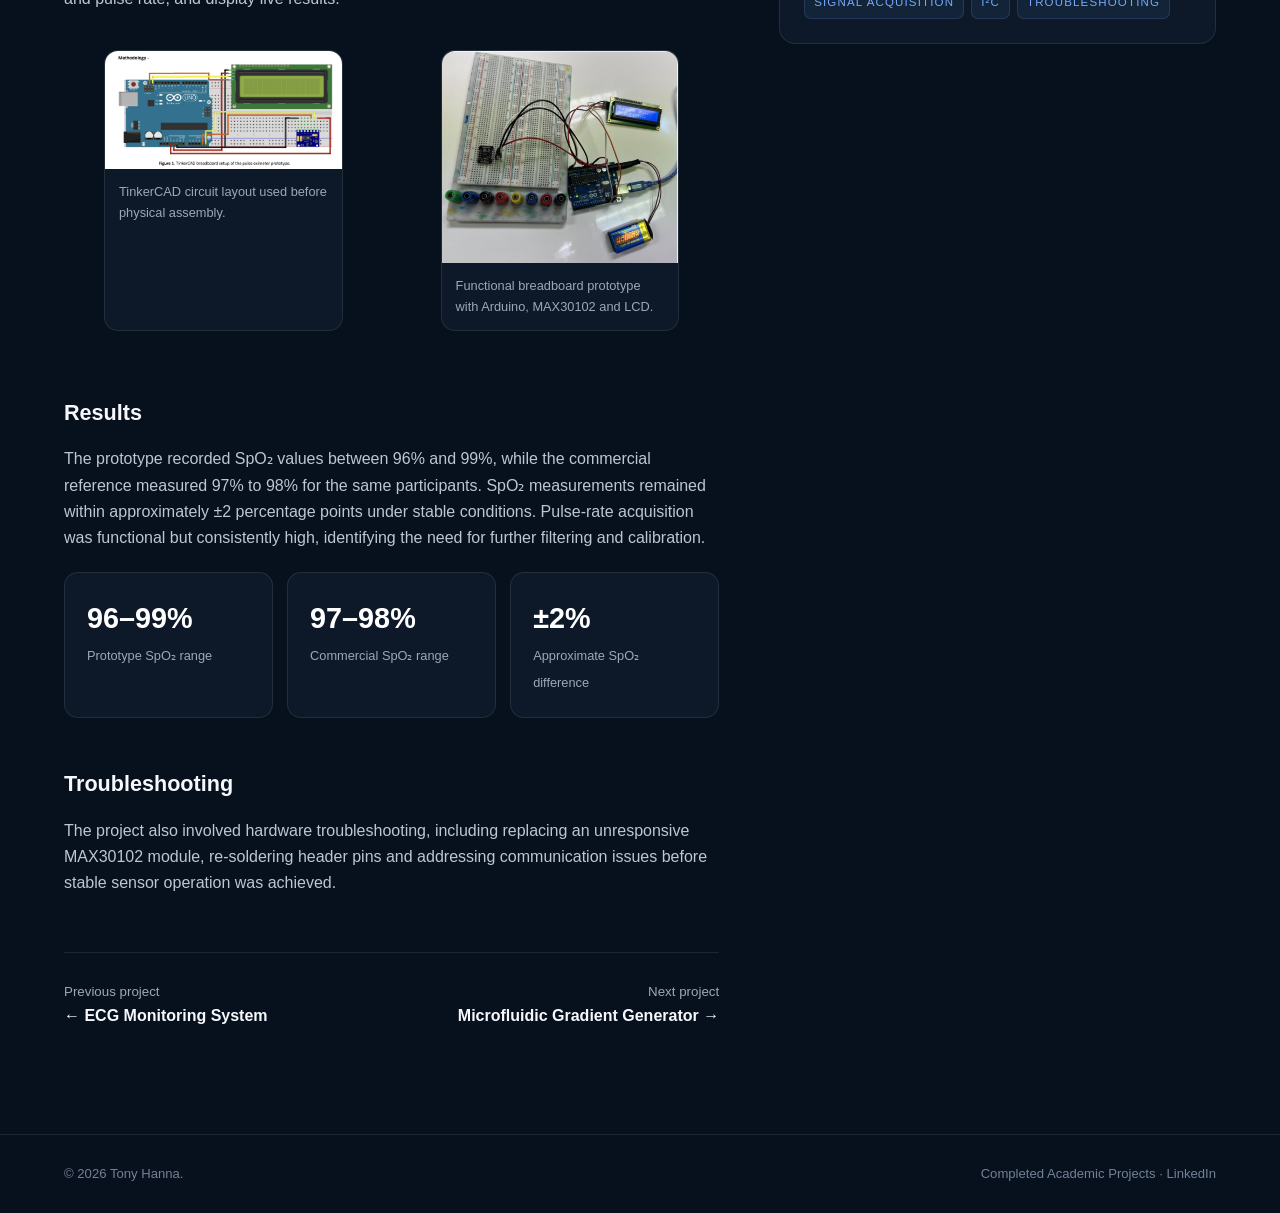
<file: pulse-oximeter.html>
<!doctype html><html lang="en"><head><meta charset="utf-8"><meta name="viewport" content="width=device-width,initial-scale=1"><title>Arduino-Based Pulse Oximeter | Tony Hanna</title><link rel="stylesheet" href="style.css"></head><body><nav class="nav"><div class="container nav-inner"><a class="brand" href="index.html">Tony <span>Hanna.</span></a><div class="nav-links"><a href="index.html">Home</a><a href="projects.html" class="active">Projects</a><a href="resume.html">Resume</a><a href="index.html#about">About</a><a class="pill" href="index.html#contact">Contact</a></div></div></nav><header class="page-hero"><div class="container"><a class="back" href="projects.html">← All completed projects</a><div class="eyebrow">Biomedical Instrumentation · Arduino · Signal Acquisition</div><h1>Arduino-Based Pulse Oximeter</h1><div class="project-hero-img"><img src="pulse-oximeter.jpg" alt="Arduino pulse oximeter prototype"></div></div></header><main class="section"><div class="container detail-grid"><article><section class="content-block"><h2>Aim / Goal</h2><p>Design and construct a low-cost pulse oximeter capable of measuring blood oxygen saturation and pulse rate in real time, then compare its performance against a commercial pulse oximeter.</p></section><section class="content-block"><h3>What we did</h3><p>The prototype integrated an Arduino Uno R3, MAX30102 optical sensor and 16×2 LCD. We planned the circuit in TinkerCAD, assembled the hardware on a breadboard and programmed the system in the Arduino IDE to acquire red/infrared signals, calculate SpO₂ and pulse rate, and display live results.</p><div class="image-grid"><figure class="figure"><img src="pulse-tinkercad.jpg" alt="TinkerCAD pulse oximeter circuit"><figcaption>TinkerCAD circuit layout used before physical assembly.</figcaption></figure><figure class="figure"><img src="pulse-oximeter.jpg" alt="Physical Arduino pulse oximeter"><figcaption>Functional breadboard prototype with Arduino, MAX30102 and LCD.</figcaption></figure></div></section><section class="content-block"><h3>Results</h3><p>The prototype recorded SpO₂ values between 96% and 99%, while the commercial reference measured 97% to 98% for the same participants. SpO₂ measurements remained within approximately ±2 percentage points under stable conditions. Pulse-rate acquisition was functional but consistently high, identifying the need for further filtering and calibration.</p><div class="result-grid"><div class="result-card"><strong>96–99%</strong><span>Prototype SpO₂ range</span></div><div class="result-card"><strong>97–98%</strong><span>Commercial SpO₂ range</span></div><div class="result-card"><strong>±2%</strong><span>Approximate SpO₂ difference</span></div></div></section><section class="content-block"><h3>Troubleshooting</h3><p>The project also involved hardware troubleshooting, including replacing an unresponsive MAX30102 module, re-soldering header pins and addressing communication issues before stable sensor operation was achieved.</p></section><div class="project-nav"><a href="ecg-system.html"><small>Previous project</small><strong>← ECG Monitoring System</strong></a><a href="microfluidics.html" style="text-align:right"><small>Next project</small><strong>Microfluidic Gradient Generator →</strong></a></div></article><aside><div class="side-card"><h4>Project overview</h4><div class="side-list"><div><span>Type</span><strong>Completed academic project</strong></div><div><span>Focus</span><strong>Biomedical Instrumentation · Arduino · Signal Acquisition</strong></div><div><span>Skills</span><div class="tags"><span class="tag">Arduino</span><span class="tag">MAX30102</span><span class="tag">C/C++</span><span class="tag">Signal Acquisition</span><span class="tag">I²C</span><span class="tag">Troubleshooting</span></div></div></div></div></aside></div></main><footer class="footer"><div class="container footer-inner"><span>© <span id="year"></span> Tony Hanna.</span><span>Completed Academic Projects · <a href="https://www.linkedin.com/in/tonyhanna03" target="_blank" rel="noopener">LinkedIn</a></span></div></footer><script src="script.js"></script></body></html>
</file>
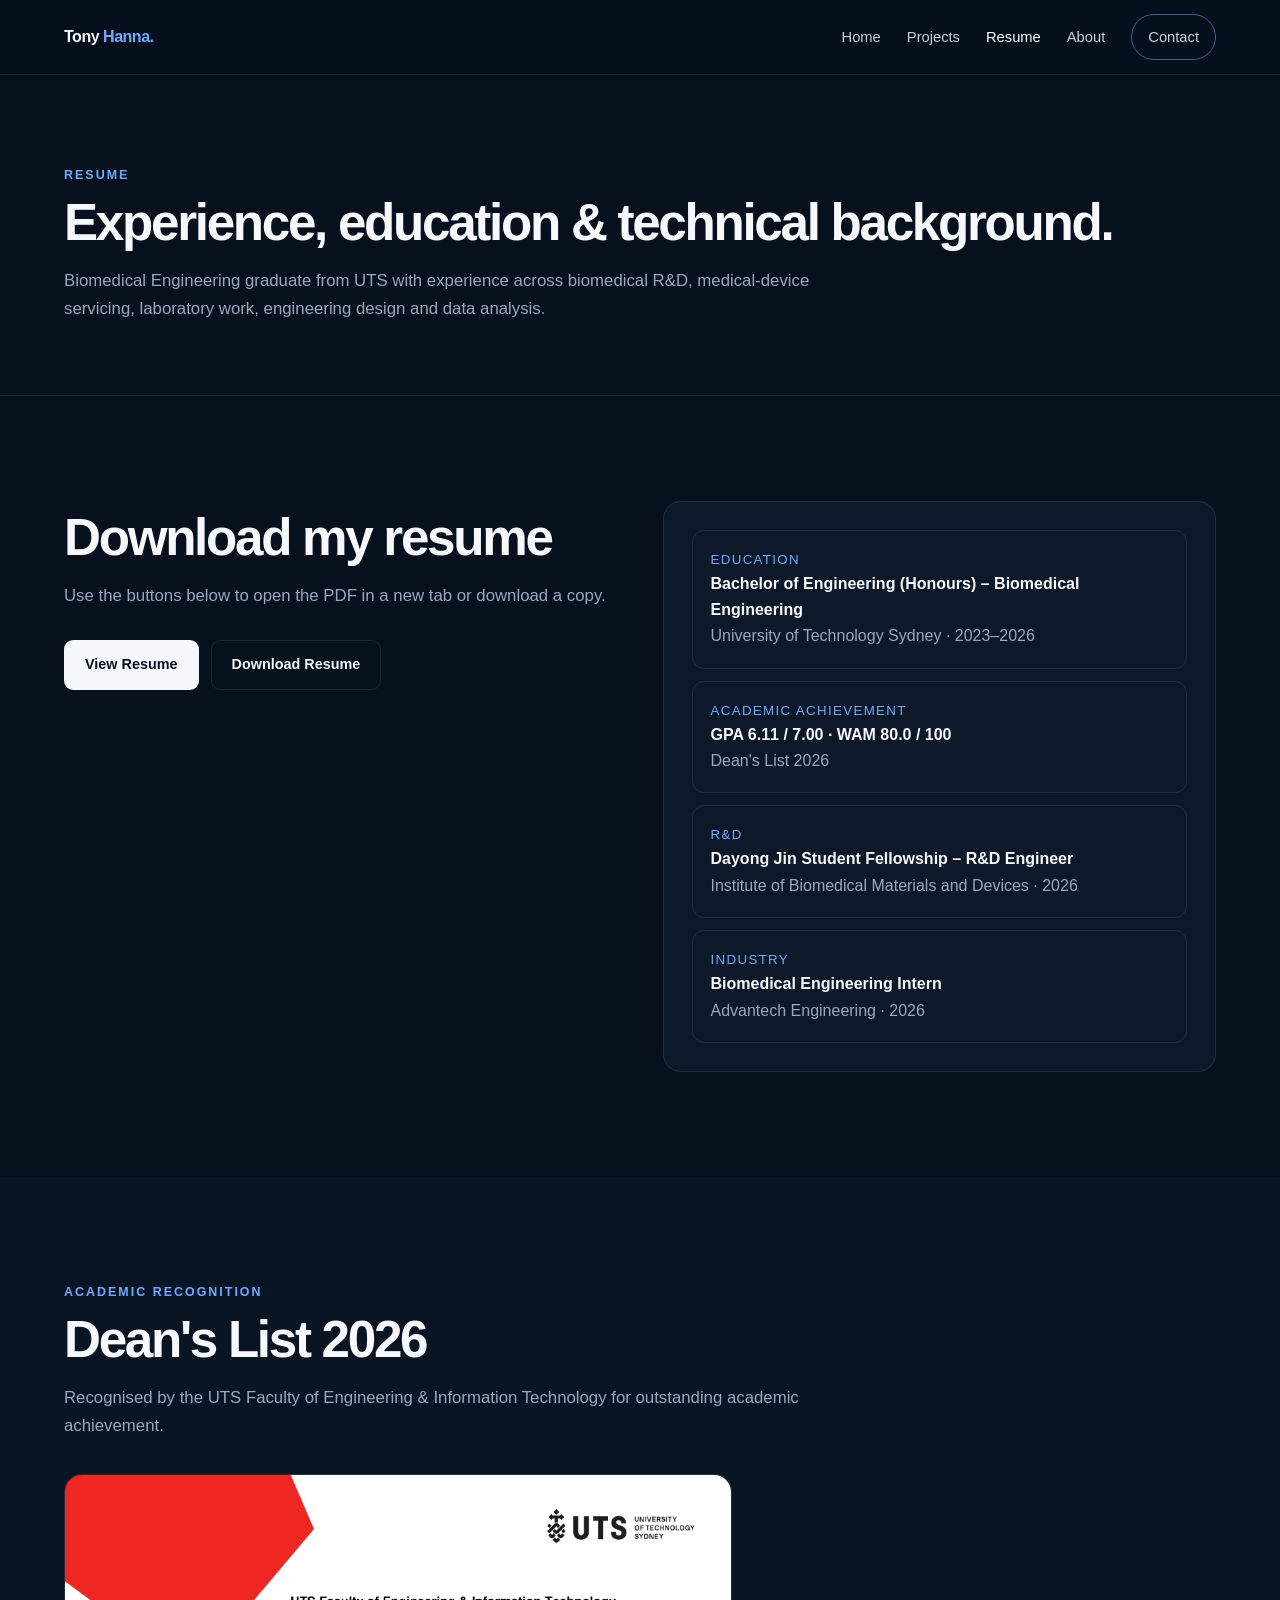
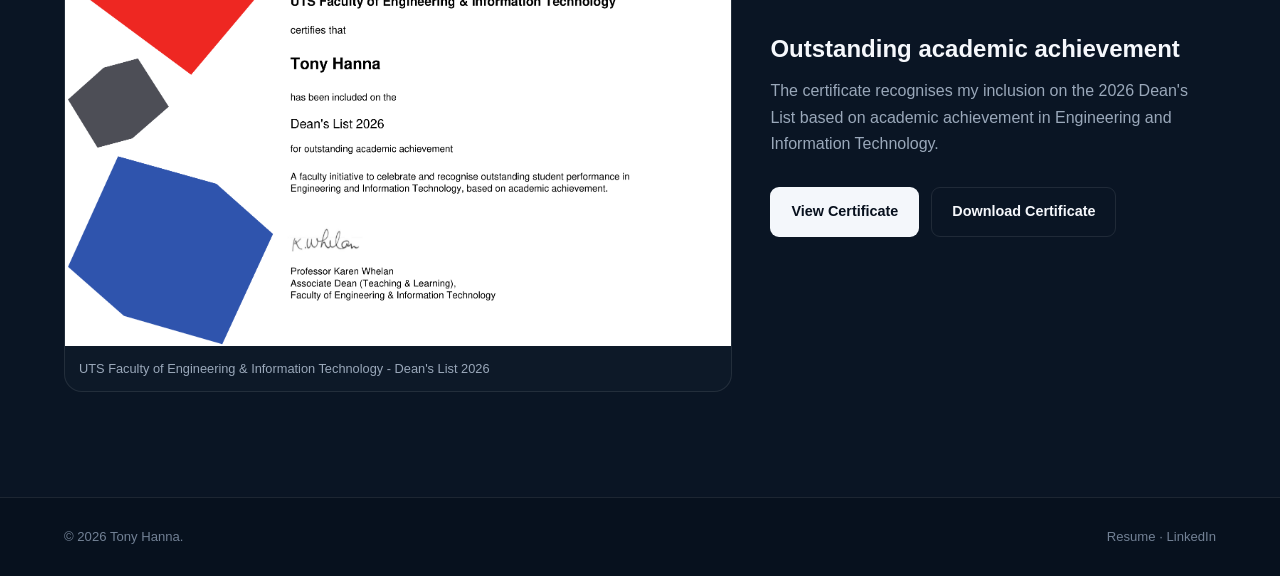
<file: resume.html>
<!doctype html><html lang="en"><head><meta charset="utf-8"><meta name="viewport" content="width=device-width,initial-scale=1"><title>Resume | Tony Hanna</title><link rel="stylesheet" href="style.css"></head><body>
<nav class="nav"><div class="container nav-inner"><a class="brand" href="index.html">Tony <span>Hanna.</span></a><div class="nav-links"><a href="index.html">Home</a><a href="projects.html">Projects</a><a href="resume.html" class="active">Resume</a><a href="index.html#about">About</a><a class="pill" href="index.html#contact">Contact</a></div></div></nav>
<header class="page-hero"><div class="container"><div class="eyebrow">Resume</div><h1>Experience, education & technical background.</h1><p class="section-intro">Biomedical Engineering graduate from UTS with experience across biomedical R&D, medical-device servicing, laboratory work, engineering design and data analysis.</p></div></header>
<section class="section"><div class="container resume-panel"><div><h2>Download my resume</h2><p class="section-intro">Use the buttons below to open the PDF in a new tab or download a copy.</p><div class="buttons"><a class="btn btn-primary" href="Tony-Hanna-Resume.pdf" target="_blank" rel="noopener">View Resume</a><a class="btn" href="Tony-Hanna-Resume.pdf" download>Download Resume</a></div></div><div class="resume-box"><div class="resume-items"><div class="resume-item"><small>Education</small><strong>Bachelor of Engineering (Honours) – Biomedical Engineering</strong><div class="muted">University of Technology Sydney · 2023–2026</div></div><div class="resume-item"><small>Academic achievement</small><strong>GPA 6.11 / 7.00 · WAM 80.0 / 100</strong><div class="muted">Dean's List 2026</div></div><div class="resume-item"><small>R&D</small><strong>Dayong Jin Student Fellowship – R&D Engineer</strong><div class="muted">Institute of Biomedical Materials and Devices · 2026</div></div><div class="resume-item"><small>Industry</small><strong>Biomedical Engineering Intern</strong><div class="muted">Advantech Engineering · 2026</div></div></div></div></div></section>
<section class="section alt"><div class="container"><div class="eyebrow">Academic Recognition</div><h2>Dean's List 2026</h2><p class="section-intro">Recognised by the UTS Faculty of Engineering &amp; Information Technology for outstanding academic achievement.</p><div class="certificate-wrap"><figure class="certificate-card"><img src="deans-list-2026.png" alt="UTS Dean's List 2026 certificate for Tony Hanna"><figcaption>UTS Faculty of Engineering &amp; Information Technology - Dean's List 2026</figcaption></figure><div class="certificate-copy"><h3>Outstanding academic achievement</h3><p class="muted">The certificate recognises my inclusion on the 2026 Dean's List based on academic achievement in Engineering and Information Technology.</p><div class="buttons"><a class="btn btn-primary" href="Dean-List-2026-Certificate.pdf" target="_blank" rel="noopener">View Certificate</a><a class="btn" href="Dean-List-2026-Certificate.pdf" download>Download Certificate</a></div></div></div></div></section>
<footer class="footer"><div class="container footer-inner"><span>© <span id="year"></span> Tony Hanna.</span><span>Resume · <a href="https://www.linkedin.com/in/tonyhanna03" target="_blank" rel="noopener">LinkedIn</a></span></div></footer><script src="script.js"></script></body></html>
</file>
<file: style.css>
:root{
  --bg:#07111e;--panel:#0d1928;--panel2:#101e30;--text:#f6f8fc;--muted:#9aa8ba;--accent:#72aaff;--line:rgba(255,255,255,.09);--light:#eef3fa;--dark:#07101d;
}
*{box-sizing:border-box}html{scroll-behavior:smooth}body{margin:0;font-family:-apple-system,BlinkMacSystemFont,"Segoe UI",Roboto,Helvetica,Arial,sans-serif;background:var(--bg);color:var(--text);line-height:1.65}a{color:inherit;text-decoration:none}img{display:block;max-width:100%}.container{width:min(1180px,90%);margin:auto}.nav{position:sticky;top:0;z-index:40;background:rgba(7,17,30,.88);backdrop-filter:blur(18px);border-bottom:1px solid var(--line)}.nav-inner{height:74px;display:flex;align-items:center;justify-content:space-between}.brand{font-weight:800;letter-spacing:-.03em}.brand span{color:var(--accent)}.nav-links{display:flex;align-items:center;gap:26px}.nav-links a{font-size:.92rem;color:#c8d2df}.nav-links a:hover,.nav-links a.active{color:white}.pill{padding:10px 16px;border:1px solid rgba(114,170,255,.5);border-radius:999px}.hero{padding:110px 0 80px;background:radial-gradient(circle at 82% 15%,rgba(46,104,196,.25),transparent 34%)}.hero-grid{display:grid;grid-template-columns:1.15fr .85fr;gap:70px;align-items:center}.kicker,.eyebrow{color:var(--accent);text-transform:uppercase;letter-spacing:.16em;font-size:.78rem;font-weight:800}.hero h1{font-size:clamp(3.8rem,8vw,7.2rem);line-height:.9;letter-spacing:-.06em;margin:18px 0 24px}.hero h1 span{color:var(--accent)}.lead{font-size:1.22rem;color:#c7d0dc;max-width:700px}.muted{color:var(--muted)}.hero-side{display:grid;gap:18px;justify-items:center}.profile-photo{width:170px;aspect-ratio:1/1;border-radius:18px;overflow:hidden;border:1px solid var(--line);box-shadow:0 18px 45px rgba(0,0,0,.24);background:#0d1723}.profile-photo img{width:100%;height:100%;object-fit:cover;object-position:center 20%}.hero-card{width:100%;background:linear-gradient(145deg,#101f33,#0a1524);border:1px solid var(--line);padding:30px;border-radius:24px;box-shadow:0 30px 80px rgba(0,0,0,.28)}.hero-card h3{margin:0 0 12px}.mini-grid{display:grid;grid-template-columns:1fr 1fr;gap:12px;margin-top:22px}.stat{padding:18px;border:1px solid var(--line);border-radius:14px;background:rgba(255,255,255,.02)}.stat strong{display:block;font-size:1.35rem}.stat span{font-size:.78rem;color:var(--muted)}.buttons{display:flex;gap:12px;flex-wrap:wrap;margin-top:30px}.btn{display:inline-flex;align-items:center;justify-content:center;padding:12px 20px;border-radius:9px;font-weight:700;font-size:.9rem;border:1px solid var(--line);transition:.2s}.btn:hover{transform:translateY(-2px);border-color:rgba(114,170,255,.55)}.btn-primary{background:#f4f7fb;color:#07101d}.section{padding:105px 0}.section.alt{background:#0a1524}.section h2,.page-hero h1{font-size:clamp(2.2rem,4vw,4rem);letter-spacing:-.045em;line-height:1.05;margin:10px 0 18px}.section-intro{max-width:760px;color:var(--muted);font-size:1.05rem}.feature-grid{display:grid;grid-template-columns:repeat(3,1fr);gap:18px;margin-top:42px}.feature-card,.project-card{background:var(--panel);border:1px solid var(--line);border-radius:18px;overflow:hidden;transition:.25s}.feature-card{padding:26px}.feature-card:hover,.project-card:hover{transform:translateY(-5px);border-color:rgba(114,170,255,.4)}.feature-card h3{margin:12px 0 8px}.feature-card p{color:var(--muted);font-size:.93rem}.projects-grid{display:grid;grid-template-columns:repeat(2,1fr);gap:24px;margin-top:42px}.project-image{aspect-ratio:16/10;height:auto;background:#0d1723;overflow:hidden;display:flex;align-items:center;justify-content:center;padding:12px}.project-image img{width:100%;height:100%;object-fit:contain;object-position:center;transition:.35s}.project-card:hover .project-image img{transform:scale(1.03)}.project-body{padding:26px}.project-meta{font-size:.74rem;color:var(--accent);text-transform:uppercase;letter-spacing:.13em;font-weight:800}.project-body h3{font-size:1.35rem;margin:8px 0 10px}.project-body p{color:var(--muted);font-size:.94rem}.tags{display:flex;flex-wrap:wrap;gap:7px;margin-top:18px}.tag{padding:6px 9px;border-radius:7px;border:1px solid rgba(114,170,255,.16);background:rgba(114,170,255,.08);color:#a9c9ff;font-size:.72rem}.badge{display:inline-flex;align-items:center;padding:7px 10px;border:1px solid rgba(115,223,168,.3);background:rgba(115,223,168,.08);color:#8ce1b4;border-radius:999px;font-size:.72rem;font-weight:800;margin-bottom:10px}.page-hero{padding:90px 0 55px;border-bottom:1px solid var(--line)}.project-hero-img{margin-top:34px;border-radius:20px;overflow:hidden;border:1px solid var(--line);background:#0d1723;padding:12px}.project-hero-img img{width:100%;height:auto;max-height:760px;object-fit:contain;object-position:center}.detail-grid{display:grid;grid-template-columns:1.2fr .8fr;gap:60px}.detail-grid h2{font-size:2rem;margin-top:0}.detail-grid p{color:#bdc6d3}.side-card{padding:24px;border:1px solid var(--line);background:var(--panel);border-radius:16px;position:sticky;top:100px}.side-card h4{margin:0 0 14px}.side-list{display:grid;gap:12px}.side-list div{padding-bottom:12px;border-bottom:1px solid var(--line)}.side-list div:last-child{border-bottom:0;padding-bottom:0}.side-list span{display:block;font-size:.72rem;color:var(--accent);text-transform:uppercase;letter-spacing:.1em}.side-list strong{font-size:.94rem}.content-block{margin-bottom:48px}.content-block h3{font-size:1.35rem;margin-bottom:12px}.image-grid{display:grid;grid-template-columns:1fr 1fr;gap:18px;margin:22px 0}.image-grid.three{grid-template-columns:repeat(3,1fr)}.figure{background:var(--panel);border:1px solid var(--line);border-radius:14px;overflow:hidden}.figure img{width:100%;height:auto;object-fit:contain;object-position:center;background:#0d1723}.figure figcaption{padding:12px 14px;color:var(--muted);font-size:.8rem}.result-grid{display:grid;grid-template-columns:repeat(3,1fr);gap:14px;margin-top:20px}.result-card{padding:22px;border:1px solid var(--line);border-radius:14px;background:var(--panel)}.result-card strong{display:block;font-size:1.8rem;color:white}.result-card span{font-size:.8rem;color:var(--muted)}.callout{padding:22px;border-left:3px solid var(--accent);background:rgba(114,170,255,.07);border-radius:0 12px 12px 0;color:#cdd6e2}.resume-panel{display:grid;grid-template-columns:1fr 1fr;gap:45px;align-items:start}.resume-box{padding:28px;border:1px solid var(--line);background:var(--panel);border-radius:18px}.resume-items{display:grid;gap:12px}.resume-item{padding:18px;border:1px solid var(--line);border-radius:12px}.resume-item small{display:block;color:var(--accent);text-transform:uppercase;letter-spacing:.1em}.contact{background:var(--light);color:var(--dark)}.contact .section-intro{color:#58677a}.contact-grid{display:grid;grid-template-columns:repeat(3,1fr);gap:16px;margin-top:30px;max-width:980px}.contact-card{padding:20px;border:1px solid #d1d9e4;border-radius:12px}.contact-card small{display:block;color:#6e7c8f}.footer{padding:28px 0;border-top:1px solid var(--line);color:#728195;font-size:.82rem}.footer-inner{display:flex;justify-content:space-between;gap:20px}.back{display:inline-block;margin-bottom:20px;color:#aac8f8;font-size:.9rem}.project-nav{display:flex;justify-content:space-between;gap:20px;margin-top:55px;padding-top:28px;border-top:1px solid var(--line)}.project-nav a{max-width:48%}.project-nav small{display:block;color:var(--muted)}
.certificate-wrap{display:grid;grid-template-columns:1.2fr .8fr;gap:38px;align-items:center;margin-top:34px}.certificate-card{margin:0;background:var(--panel);border:1px solid var(--line);border-radius:18px;overflow:hidden}.certificate-card img{width:100%;height:auto;background:white}.certificate-card figcaption{padding:12px 14px;color:var(--muted);font-size:.8rem}.certificate-copy h3{font-size:1.5rem;margin:0 0 10px}.certificate-copy p{margin:0}
@media(max-width:900px){.certificate-wrap{grid-template-columns:1fr}.hero-grid,.detail-grid,.resume-panel{grid-template-columns:1fr}.hero-side{justify-items:start}.profile-photo{width:145px}.feature-grid{grid-template-columns:1fr 1fr}.projects-grid{grid-template-columns:1fr}.side-card{position:static}.nav-links a:not(.pill){display:none}.project-image{height:260px}.image-grid,.image-grid.three,.result-grid,.contact-grid{grid-template-columns:1fr}.hero{padding-top:80px}.footer-inner{flex-direction:column}}
@media(max-width:560px){.feature-grid{grid-template-columns:1fr}.hero h1{font-size:4rem}.project-image{height:220px}.section{padding:78px 0}.nav-inner{height:66px}.project-nav{flex-direction:column}.project-nav a{max-width:none}}
</file>
